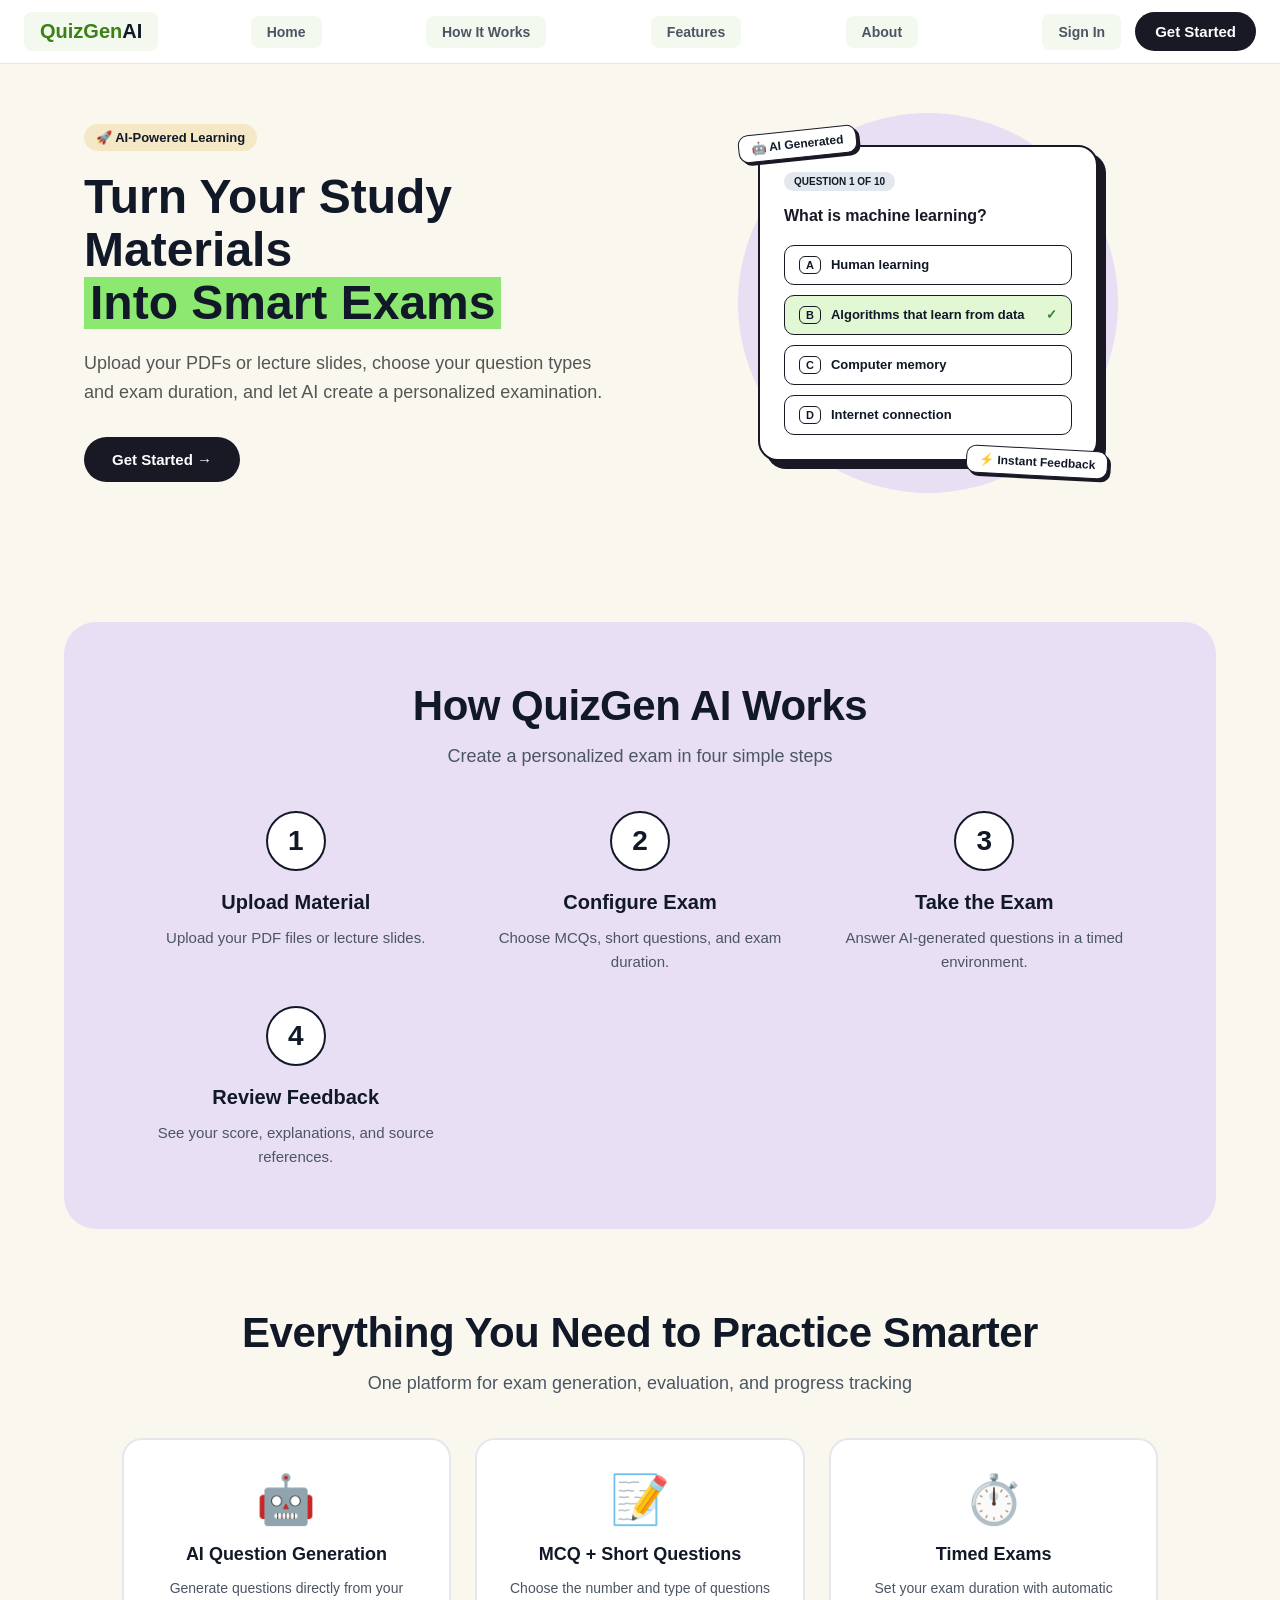
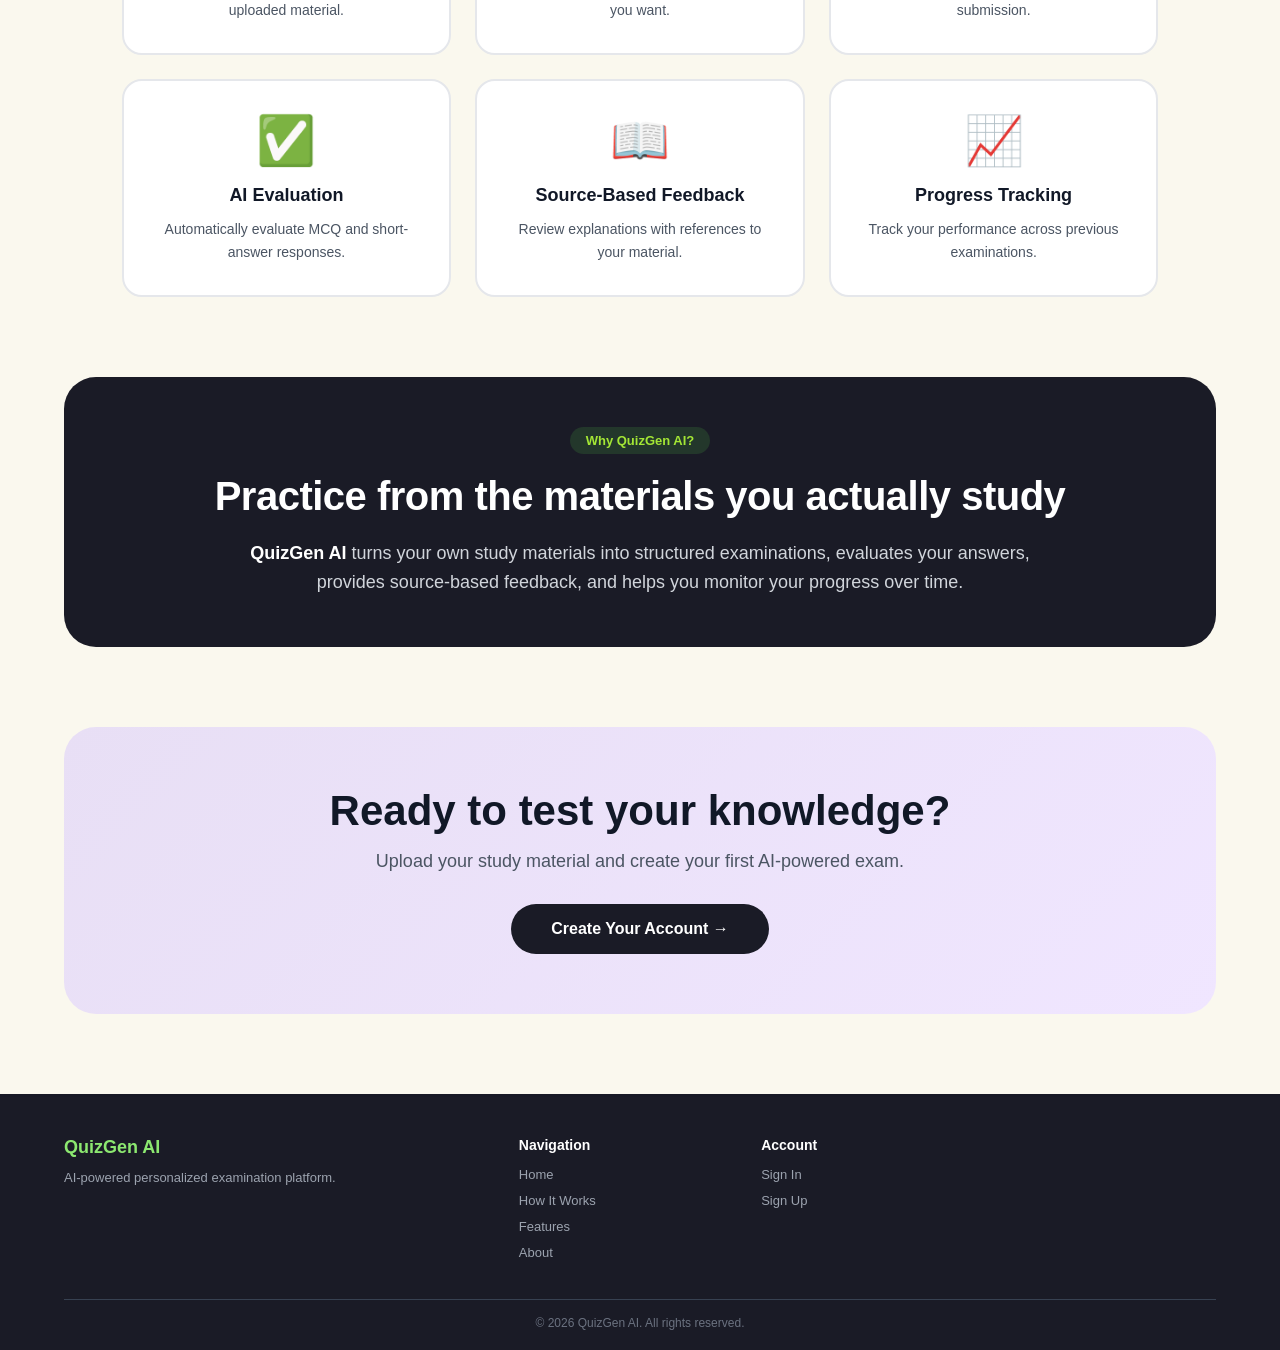
<file: index.html>
<!doctype html>
<html lang="en">
  <!-- Contains page metadata, browser settings, title, and shared styles -->
  <head>
    <!-- Defines the document character encoding -->
    <meta charset="UTF-8" />
    <!-- Makes the layout responsive on mobile and desktop screens -->
    <meta name="viewport" content="width=device-width, initial-scale=1.0" />

    <!-- Sets the text displayed in the browser tab -->
    <title>QuizGen AI - AI-Powered Exam Generator</title>

    <!-- Loads the main stylesheet used by the landing page -->
    <link rel="stylesheet" href="./assets/css/style.css" />
  </head>

  <!-- Contains all visible page content and the JavaScript connection -->
  <body>
    <!-- ================= NAVBAR ================= -->
    <header class="navbar">
      <!-- Brand logo that returns the user to the home section -->
      <a href="#home" class="logo">
        <span class="logo-green">QuizGen</span>
        <span class="logo-text">AI</span>
      </a>

      <!-- Navigation links that move to sections on the landing page -->
      <nav class="nav-links">
        <a href="#home" class="nav-btn">Home</a>
        <a href="#how-it-works" class="nav-btn">How It Works</a>
        <a href="#features" class="nav-btn">Features</a>
        <a href="#about" class="nav-btn">About</a>
      </nav>

      <!-- Authentication links that open the sign-in and sign-up pages -->
      <div class="auth-section">
        <a href="./pages/signin.html" class="nav-btn">Sign In</a>
        <a href="./pages/signup.html" class="cta-button">Get Started</a>
      </div>
    </header>

    <!-- ================= HERO ================= -->
    <!-- Wraps the main content sections of the landing page -->
    <main>
      <!-- Introduces the product with a message, sign-up action, and quiz preview -->
      <section id="home" class="hero-section">
        <!-- Contains the hero badge, heading, description, and primary action -->
        <div class="hero-content">
          <div class="badge">🚀 AI-Powered Learning</div>

          <!-- Displays the main message of the landing page -->
          <h1 class="hero-title">
            Turn Your Study Materials
            <span class="highlight">Into Smart Exams</span>
          </h1>

          <!-- Briefly explains how users create personalized examinations -->
          <p class="hero-description">
            Upload your PDFs or lecture slides, choose your question types and
            exam duration, and let AI create a personalized examination.
          </p>

          <!-- Sends new users to the account-registration page -->
          <a href="./pages/signup.html" class="cta-button"> Get Started → </a>
        </div>

        <!-- Demo Exam Card -->
        <!-- Displays a decorative preview of an AI-generated quiz -->
        <div class="hero-image-container">
          <!-- Creates the decorative circular background behind the quiz card -->
          <div class="circle-bg"></div>

          <!-- Groups the quiz preview and its floating status badges -->
          <div class="card-stack">
            <!-- Labels the preview as AI-generated content -->
            <div class="floating-badge badge-top">🤖 AI Generated</div>

            <!-- Shows a sample multiple-choice question and answer options -->
            <div class="quiz-card">
              <!-- Displays the sample question's position in the exam -->
              <span class="question-number"> QUESTION 1 OF 10 </span>

              <!-- Displays the sample question prompt -->
              <h3 class="question-text">What is machine learning?</h3>

              <!-- Groups all possible answers for the sample question -->
              <div class="options">
                <!-- Displays the first unselected answer option -->
                <div class="option">
                  <span class="opt-label">A</span>
                  Human learning
                </div>

                <!-- Displays the selected correct answer and check mark -->
                <div class="option selected">
                  <span class="opt-label">B</span>
                  Algorithms that learn from data
                  <span class="check">✓</span>
                </div>

                <!-- Displays the third unselected answer option -->
                <div class="option">
                  <span class="opt-label">C</span>
                  Computer memory
                </div>

                <!-- Displays the fourth unselected answer option -->
                <div class="option">
                  <span class="opt-label">D</span>
                  Internet connection
                </div>
              </div>
            </div>

            <!-- Highlights the instant-feedback capability -->
            <div class="floating-badge badge-bottom">⚡ Instant Feedback</div>
          </div>
        </div>
      </section>

      <!-- ================= HOW IT WORKS ================= -->
      <!-- Explains the complete exam-creation process in four steps -->
      <section id="how-it-works" class="how-it-works">
        <!-- Centers the workflow content and controls its maximum width -->
        <div class="section-container">
          <!-- Introduces the workflow section -->
          <h2 class="section-title">How QuizGen AI Works</h2>

          <!-- Summarizes the number and purpose of the workflow steps -->
          <p class="section-subtitle">
            Create a personalized exam in four simple steps
          </p>

          <!-- Arranges the four workflow cards in a responsive grid -->
          <div class="steps-grid">
            <!-- Step 1 explains how users provide their study material -->
            <div class="step-card">
              <div class="step-number">1</div>
              <h3>Upload Material</h3>
              <p>Upload your PDF files or lecture slides.</p>
            </div>

            <!-- Step 2 explains how users customize their examination -->
            <div class="step-card">
              <div class="step-number">2</div>
              <h3>Configure Exam</h3>
              <p>Choose MCQs, short questions, and exam duration.</p>
            </div>

            <!-- Step 3 explains the timed examination experience -->
            <div class="step-card">
              <div class="step-number">3</div>
              <h3>Take the Exam</h3>
              <p>Answer AI-generated questions in a timed environment.</p>
            </div>

            <!-- Step 4 explains the post-exam result and feedback review -->
            <div class="step-card">
              <div class="step-number">4</div>
              <h3>Review Feedback</h3>
              <p>See your score, explanations, and source references.</p>
            </div>
          </div>
        </div>
      </section>

      <!-- ================= FEATURES ================= -->
      <!-- Presents the main learning and examination features -->
      <section id="features" class="benefits-section">
        <!-- Centers the feature content and controls its maximum width -->
        <div class="section-container">
          <!-- Introduces the platform's feature collection -->
          <h2 class="section-title">Everything You Need to Practice Smarter</h2>

          <!-- Summarizes the platform's all-in-one learning purpose -->
          <p class="section-subtitle">
            One platform for exam generation, evaluation, and progress tracking
          </p>

          <!-- Arranges all feature cards in a responsive grid -->
          <div class="benefits-grid">
            <!-- Describes question generation from uploaded materials -->
            <div class="benefit-card">
              <div class="benefit-icon">🤖</div>
              <h3>AI Question Generation</h3>
              <p>Generate questions directly from your uploaded material.</p>
            </div>

            <!-- Describes support for multiple question formats -->
            <div class="benefit-card">
              <div class="benefit-icon">📝</div>
              <h3>MCQ + Short Questions</h3>
              <p>Choose the number and type of questions you want.</p>
            </div>

            <!-- Describes configurable timed exams and automatic submission -->
            <div class="benefit-card">
              <div class="benefit-icon">⏱️</div>
              <h3>Timed Exams</h3>
              <p>Set your exam duration with automatic submission.</p>
            </div>

            <!-- Describes automatic evaluation of submitted answers -->
            <div class="benefit-card">
              <div class="benefit-icon">✅</div>
              <h3>AI Evaluation</h3>
              <p>Automatically evaluate MCQ and short-answer responses.</p>
            </div>

            <!-- Describes explanations linked to the original material -->
            <div class="benefit-card">
              <div class="benefit-icon">📖</div>
              <h3>Source-Based Feedback</h3>
              <p>Review explanations with references to your material.</p>
            </div>

            <!-- Describes performance tracking across previous exams -->
            <div class="benefit-card">
              <div class="benefit-icon">📈</div>
              <h3>Progress Tracking</h3>
              <p>Track your performance across previous examinations.</p>
            </div>
          </div>
        </div>
      </section>

      <!-- ================= ABOUT ================= -->
      <!-- Explains the main value and purpose of QuizGen AI -->
      <section id="about" class="info-banner-section">
        <!-- Displays the about content inside a highlighted banner card -->
        <div class="info-banner-card">
          <!-- Introduces the reason for using the platform -->
          <div class="pill-badge pill-green">Why QuizGen AI?</div>

          <!-- States the platform's material-focused learning benefit -->
          <h2 class="banner-title">
            Practice from the materials you actually study
          </h2>

          <!-- Describes generation, evaluation, feedback, and progress tracking -->
          <p class="banner-description">
            <strong>QuizGen AI</strong> turns your own study materials into
            structured examinations, evaluates your answers, provides
            source-based feedback, and helps you monitor your progress over
            time.
          </p>
        </div>
      </section>

      <!-- ================= CTA ================= -->
      <!-- Encourages visitors to create an account and begin an exam -->
      <section class="cta-final-section">
        <!-- Centers the final call-to-action content -->
        <div class="section-container">
          <!-- Asks the visitor to take the next step -->
          <h2>Ready to test your knowledge?</h2>

          <!-- Briefly explains what the visitor can do after signing up -->
          <p>
            Upload your study material and create your first AI-powered exam.
          </p>

          <!-- Opens the registration page from the final call to action -->
          <a href="./pages/signup.html" class="cta-final-button">
            Create Your Account →
          </a>
        </div>
      </section>
    </main>

    <!-- ================= FOOTER ================= -->
    <!-- Provides branding, navigation, account links, and copyright details -->
    <footer class="simple-footer">
      <!-- Centers the footer content and controls its maximum width -->
      <div class="section-container">
        <!-- Groups the footer's brand and link columns -->
        <div class="simple-footer-content">
          <!-- Repeats the product name and short description -->
          <div class="simple-footer-brand">
            <h3>QuizGen AI</h3>
            <p>AI-powered personalized examination platform.</p>
          </div>

          <!-- Provides shortcuts to the landing-page sections -->
          <div class="simple-footer-links">
            <h4>Navigation</h4>

            <ul>
              <li><a href="#home">Home</a></li>
              <li><a href="#how-it-works">How It Works</a></li>
              <li><a href="#features">Features</a></li>
              <li><a href="#about">About</a></li>
            </ul>
          </div>

          <!-- Provides shortcuts to the account pages -->
          <div class="simple-footer-links">
            <h4>Account</h4>

            <ul>
              <li><a href="./pages/signin.html">Sign In</a></li>
              <li><a href="./pages/signup.html">Sign Up</a></li>
            </ul>
          </div>
        </div>

        <!-- Displays the project copyright notice -->
        <div class="simple-footer-bottom">
          <p>&copy; 2026 QuizGen AI. All rights reserved.</p>
        </div>
      </div>
    </footer>

    <!-- Loads the shared API helpers and landing-page interactions -->
    <script src="./assets/js/api.js"></script>
    <script src="./assets/js/main.js"></script>
  </body>
</html>
</file>
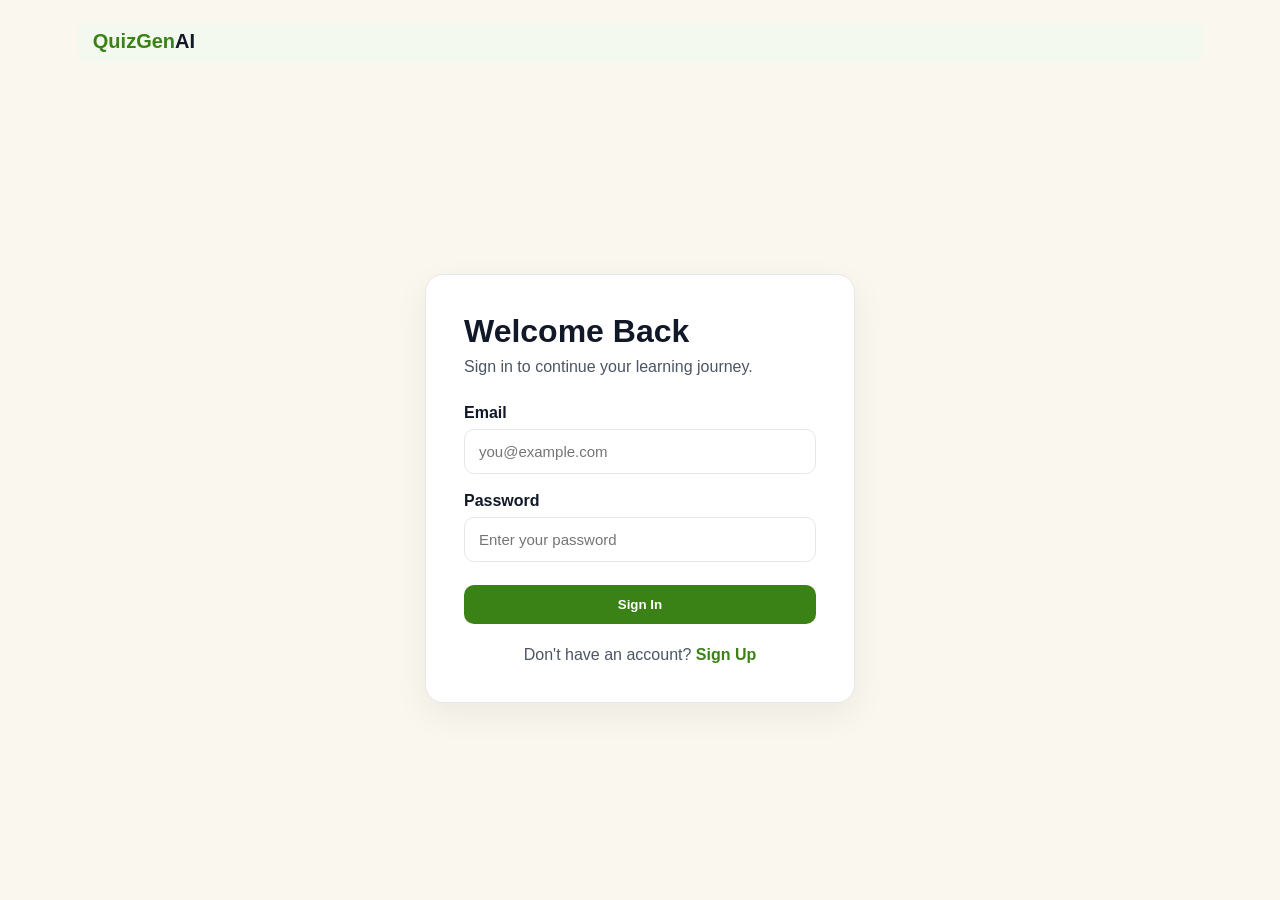
<file: pages/create-exam.html>
<!DOCTYPE html>
<html lang="en">

<head>
  <meta charset="UTF-8">
  <meta name="viewport" content="width=device-width, initial-scale=1.0">

  <title>Create Exam - QuizGen AI</title>

  <link rel="stylesheet" href="../assets/css/style.css">
  <link rel="stylesheet" href="../assets/css/create-exam.css">
</head>

<body>

  <!-- Navbar -->

  <header class="app-navbar">

    <a href="../index.html" class="logo">
      <span class="logo-green">QuizGen</span>
      <span class="logo-text">AI</span>
    </a>

<nav class="app-nav">

  <a href="../index.html">
    Home
  </a>

  <a href="dashboard.html">
    Dashboard
  </a>

  <a
    href="create-exam.html"
    class="active">
    Create Exam
  </a>

  <a href="profile.html">
    My Profile
  </a>

   </nav>

  </header>


  <main class="app-container">

    <div class="create-heading">

      <h1 class="page-title">Create New Exam</h1>

      <p class="page-subtitle">
        Upload your study material and customize your examination.
      </p>

    </div>


    <form id="examForm">

      <!-- Upload -->

      <section class="exam-card">

        <div class="step-label">STEP 1</div>

        <h2>Upload Study Material</h2>

        <div id="uploadArea" class="upload-area">

          <div class="upload-icon">📄</div>

          <h3>Drag & Drop your file here</h3>

          <p>PDF, PPT or PPTX</p>

          <label for="fileInput" class="secondary-btn">
            Browse File
          </label>

          <input
            type="file"
            id="fileInput"
            accept=".pdf,.pptx"
            hidden>

          <p id="fileName" class="file-name"></p>

        </div>

      </section>


      <!-- Configuration -->

      <section class="exam-card">

        <div class="step-label">STEP 2</div>

        <h2>Configure Examination</h2>


        <div class="config-grid">

          <div class="config-group">

            <label for="mcqCount">
              Number of MCQs
            </label>

            <input
              type="number"
              id="mcqCount"
              min="0"
              max="50"
              value="10">

          </div>


          <div class="config-group">

            <label for="shortCount">
              Number of Short Questions
            </label>

            <input
              type="number"
              id="shortCount"
              min="0"
              max="20"
              value="5">

          </div>


          <div class="config-group">

            <label for="duration">
              Exam Duration (minutes)
            </label>

            <input
              type="number"
              id="duration"
              min="5"
              max="180"
              value="30">

          </div>

        </div>

      </section>


      <!-- Summary -->

      <section class="exam-summary">

        <h2>Exam Summary</h2>

        <div class="summary-row">
          <span>MCQ Questions</span>
          <strong id="summaryMcq">10</strong>
        </div>

        <div class="summary-row">
          <span>Short Questions</span>
          <strong id="summaryShort">5</strong>
        </div>

        <div class="summary-row">
          <span>Total Questions</span>
          <strong id="summaryTotal">15</strong>
        </div>

        <div class="summary-row">
          <span>Duration</span>
          <strong>
            <span id="summaryDuration">30</span> min
          </strong>
        </div>

      </section>


      <p id="examMessage" class="exam-message"></p>

      <button type="submit" class="primary-btn generate-btn">
        Generate Exam →
      </button>

    </form>

  </main>


  <script src="../assets/js/api.js"></script>
  <script src="../assets/js/create-exam.js"></script>

</body>
</html>
</file>
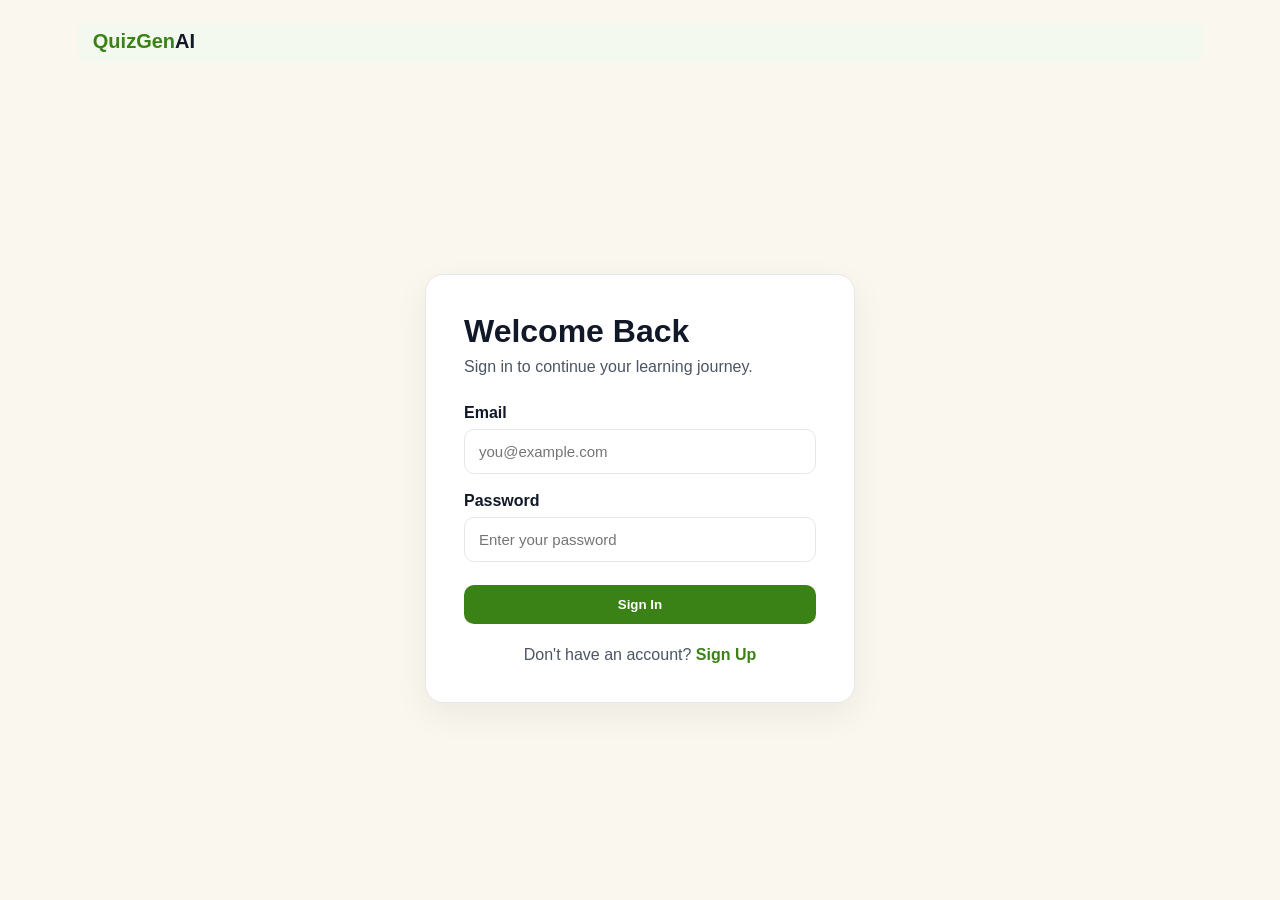
<file: pages/dashboard.html>
<!DOCTYPE html>
<html lang="en">

<head>
  <meta charset="UTF-8">
  <meta name="viewport" content="width=device-width, initial-scale=1.0">

  <title>Dashboard - QuizGen AI</title>

  <link rel="stylesheet" href="../assets/css/style.css">
  <link rel="stylesheet" href="../assets/css/dashboard.css">
</head>

<body>

  <!-- Navbar -->

  <header class="app-navbar">

    <a href="../index.html" class="logo">
      <span class="logo-green">QuizGen</span>
      <span class="logo-text">AI</span>
    </a>

  <nav class="app-nav">

  <a href="../index.html">Home</a>

  <a
    href="dashboard.html"
    class="active">
    Dashboard
  </a>

  <a href="create-exam.html">
    Create Exam
  </a>

  <a href="profile.html">
    My Profile
  </a>

  </nav>

  </header>


  <main class="app-container">

    <!-- Welcome -->

    <section class="dashboard-header">

      <div>
        <h1 class="page-title">
          Welcome back, <span id="userName">Student</span> 👋
        </h1>

        <p class="page-subtitle">
          Ready to test your knowledge?
        </p>
      </div>

      <a href="create-exam.html" class="primary-btn">
        + Create New Exam
      </a>

    </section>


    <!-- Statistics -->

    <section class="stats-grid">

      <div class="stat-card">
        <span>Total Exams</span>
        <strong id="totalExams">0</strong>
      </div>

      <div class="stat-card">
        <span>Average Score</span>
        <strong id="averageScore">0%</strong>
      </div>

      <div class="stat-card">
        <span>Best Score</span>
        <strong id="bestScore">0%</strong>
      </div>

    </section>


    <!-- Recent Exams -->

    <section class="recent-card">

      <div class="card-header">
        <h2>Recent Exams</h2>
        <span>Latest activity</span>
      </div>

      <div class="table-wrapper">

        <table>

          <thead>
            <tr>
              <th>Material</th>
              <th>Score</th>
              <th>Date</th>
              <th>Status</th>
            </tr>
          </thead>

          <tbody id="examTable"></tbody>

        </table>

      </div>

    </section>

  </main>


  <script src="../assets/js/api.js"></script>
  <script src="../assets/js/dashboard.js"></script>

</body>
</html>
</file>
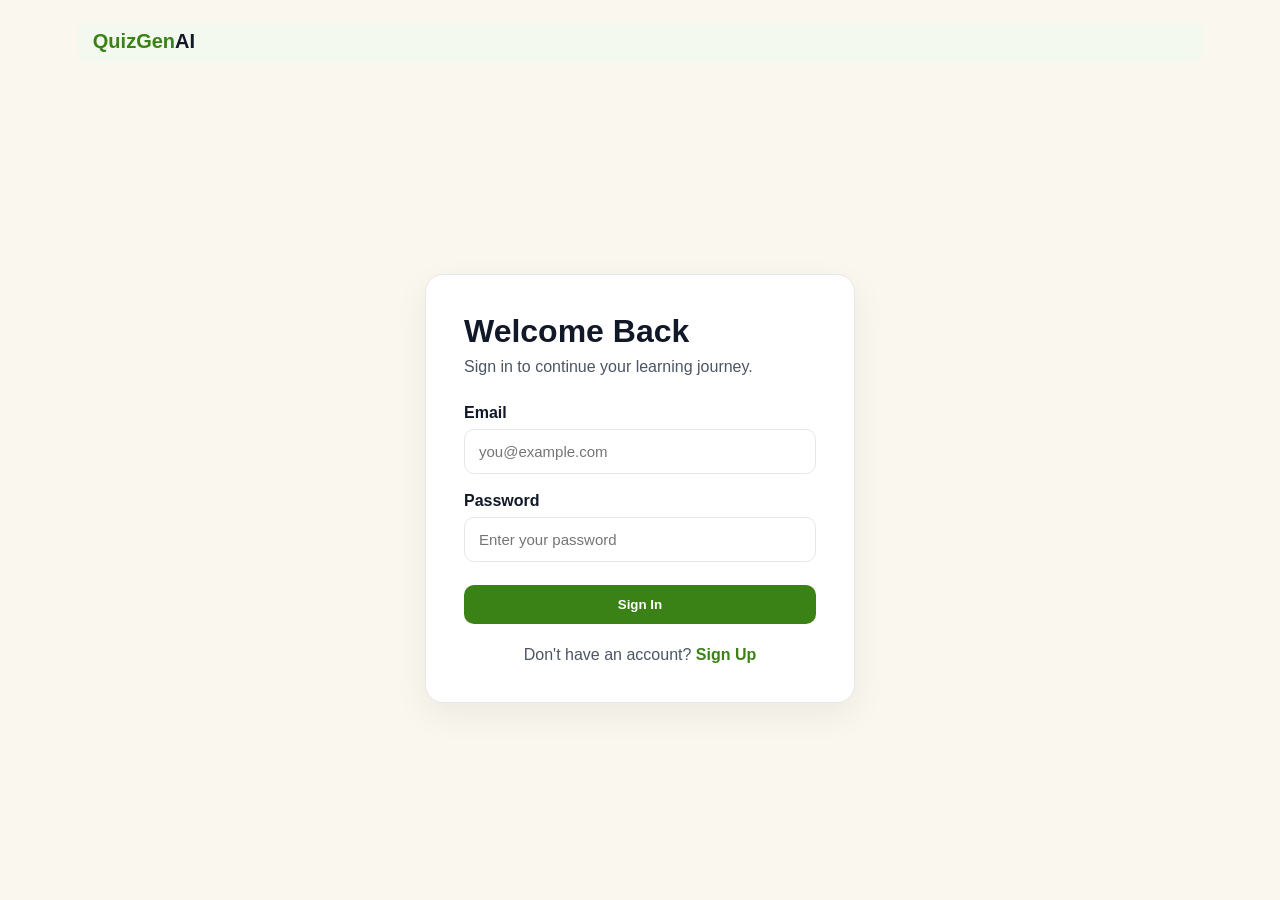
<file: pages/exam.html>
<!DOCTYPE html>
<html lang="en">

<head>
  <meta charset="UTF-8">
  <meta name="viewport" content="width=device-width, initial-scale=1.0">

  <title>Exam - QuizGen AI</title>

  <link rel="stylesheet" href="../assets/css/style.css">
  <link rel="stylesheet" href="../assets/css/exam.css">
</head>

<body>

  <!-- Navbar -->
  <header class="app-navbar">

    <a href="../index.html" class="logo">
      <span class="logo-green">QuizGen</span>
      <span class="logo-text">AI</span>
    </a>

    <nav class="app-nav">
      <a href="../index.html">Home</a>
      <a href="dashboard.html">Dashboard</a>
      <a href="create-exam.html">Create Exam</a>
      <a href="profile.html">My Profile</a>
    </nav>

  </header>


  <main class="app-container">

    <!-- Exam Top -->
    <section class="exam-top">

      <div>
        <h1 class="page-title">Your Exam</h1>
        <p id="materialName" class="page-subtitle">
          Study Material
        </p>
      </div>

      <div class="timer-box">
        <span>Time Left</span>
        <strong id="timer">30:00</strong>
      </div>

    </section>


    <div class="exam-layout">

      <!-- Question Area -->
      <section class="question-card">

        <div class="question-header">

          <span id="questionNumber">
            Question 1
          </span>

          <span id="questionType" class="question-type">
            MCQ
          </span>

        </div>


        <h2 id="questionText">
          Question will appear here.
        </h2>


        <div id="answerArea"></div>


        <div class="question-actions">

          <button
            type="button"
            id="prevBtn"
            class="secondary-btn">
            ← Previous
          </button>

          <button
            type="button"
            id="nextBtn"
            class="primary-btn">
            Next →
          </button>

        </div>

      </section>


      <!-- Question Navigator -->
      <aside class="question-sidebar">

        <h3>Questions</h3>

        <div
          id="questionNavigator"
          class="question-grid">
        </div>

        <button
          id="submitExamBtn"
          class="primary-btn submit-btn">
          Submit Exam
        </button>

      </aside>

    </div>

  </main>


  <script src="../assets/js/api.js"></script>
  <script src="../assets/js/exam.js"></script>

</body>
</html>
</file>
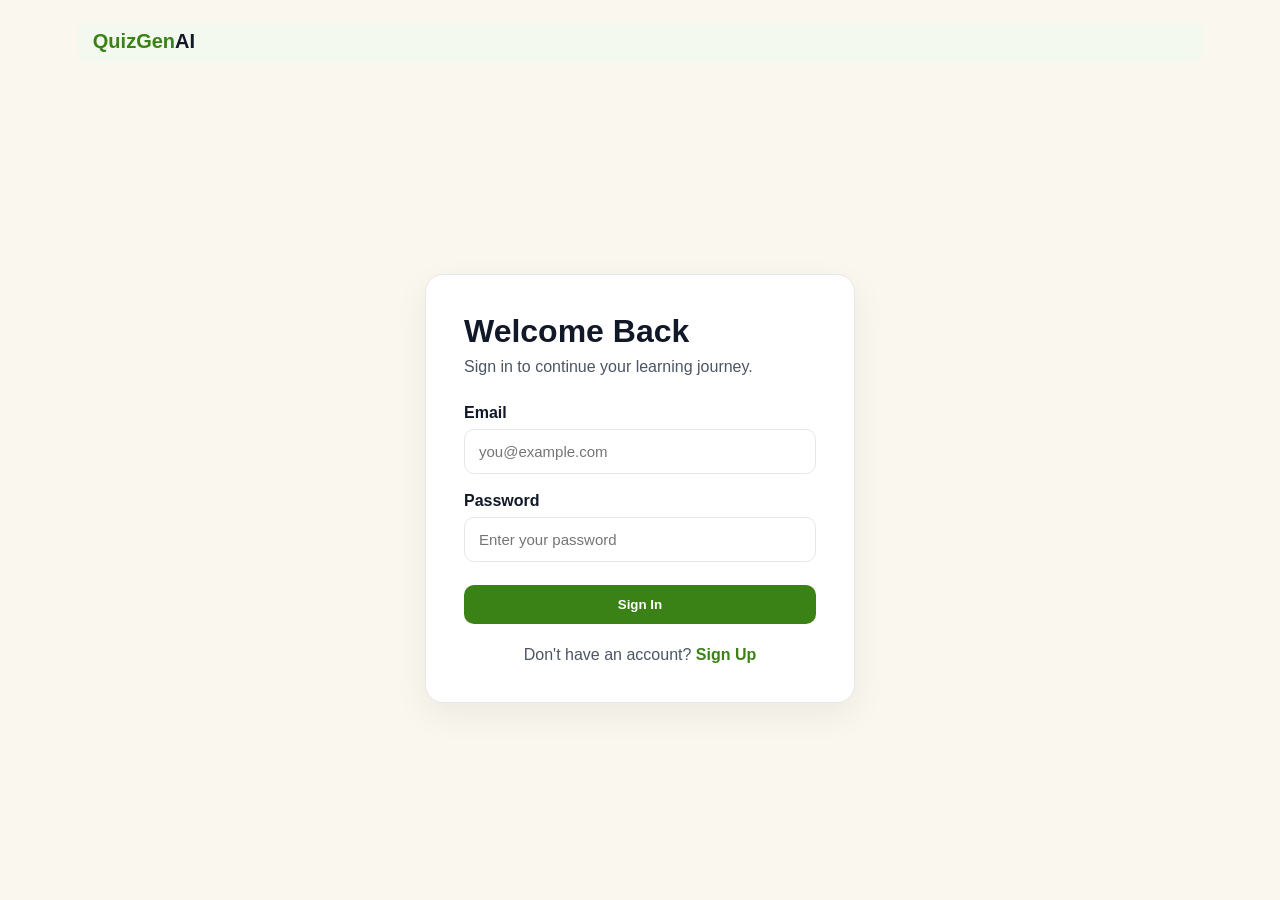
<file: pages/profile.html>
<!DOCTYPE html>
<html lang="en">

<head>
  <meta charset="UTF-8">
  <meta name="viewport" content="width=device-width, initial-scale=1.0">

  <title>My Profile - QuizGen AI</title>

  <link rel="stylesheet" href="../assets/css/style.css">
  <link rel="stylesheet" href="../assets/css/profile.css">
</head>

<body>

  <!-- Navbar -->
  <header class="app-navbar">

    <a href="../index.html" class="logo">
      <span class="logo-green">QuizGen</span>
      <span class="logo-text">AI</span>
    </a>

    <nav class="app-nav">
      <a href="../index.html">Home</a>
      <a href="dashboard.html">Dashboard</a>
      <a href="create-exam.html">Create Exam</a>
      <a href="profile.html" class="active">My Profile</a>

      <button
        id="logoutBtn"
        class="secondary-btn">
        Sign Out
      </button>
    </nav>

  </header>


  <main class="app-container">

    <div class="profile-heading">

      <h1 class="page-title">
        My Profile
      </h1>

      <p class="page-subtitle">
        Manage your information and track your learning progress.
      </p>

    </div>


    <!-- Tabs -->

    <div class="profile-tabs">

      <button
        class="profile-tab active"
        data-tab="personal">
        Personal Info
      </button>

      <button
        class="profile-tab"
        data-tab="progress">
        Progress
      </button>

      <button
        class="profile-tab"
        data-tab="history">
        Exam History
      </button>

    </div>


    <!-- Personal Info -->

    <section
      id="personal"
      class="profile-panel active">

      <div class="profile-card">

        <div class="avatar">
          S
        </div>

        <div>

          <h2 id="profileName">
            Student
          </h2>

          <p id="profileEmail">
            student@example.com
          </p>

        </div>

      </div>


      <div class="info-card">

        <h2>Personal Information</h2>

        <div class="info-row">
          <span>Full Name</span>
          <strong id="infoName">Student</strong>
        </div>

        <div class="info-row">
          <span>Email</span>
          <strong id="infoEmail">
            student@example.com
          </strong>
        </div>

        <div class="info-row">
          <span>Member Since</span>
          <strong id="memberSince">—</strong>
        </div>

      </div>

    </section>


    <!-- Progress -->

    <section
      id="progress"
      class="profile-panel">

      <div class="progress-stats">

        <div class="profile-stat-card">
          <span>Total Exams</span>
          <strong id="profileTotalExams">0</strong>
        </div>

        <div class="profile-stat-card">
          <span>Average Score</span>
          <strong id="profileAverage">0%</strong>
        </div>

        <div class="profile-stat-card">
          <span>Best Score</span>
          <strong id="profileBest">0%</strong>
        </div>

      </div>


      <div class="progress-card">

        <h2>Performance Over Time</h2>

        <div
          id="progressChart"
          class="progress-chart">
        </div>

      </div>

    </section>


    <!-- History -->

    <section
      id="history"
      class="profile-panel">

      <div class="history-card">

        <h2>Exam History</h2>

        <div class="table-wrapper">

          <table>

            <thead>
              <tr>
                <th>Material</th>
                <th>Score</th>
                <th>Date</th>
              </tr>
            </thead>

            <tbody id="historyTable">
            </tbody>

          </table>

        </div>

      </div>

    </section>

  </main>


  <script src="../assets/js/api.js"></script>
  <script src="../assets/js/profile.js"></script>

</body>
</html>
</file>
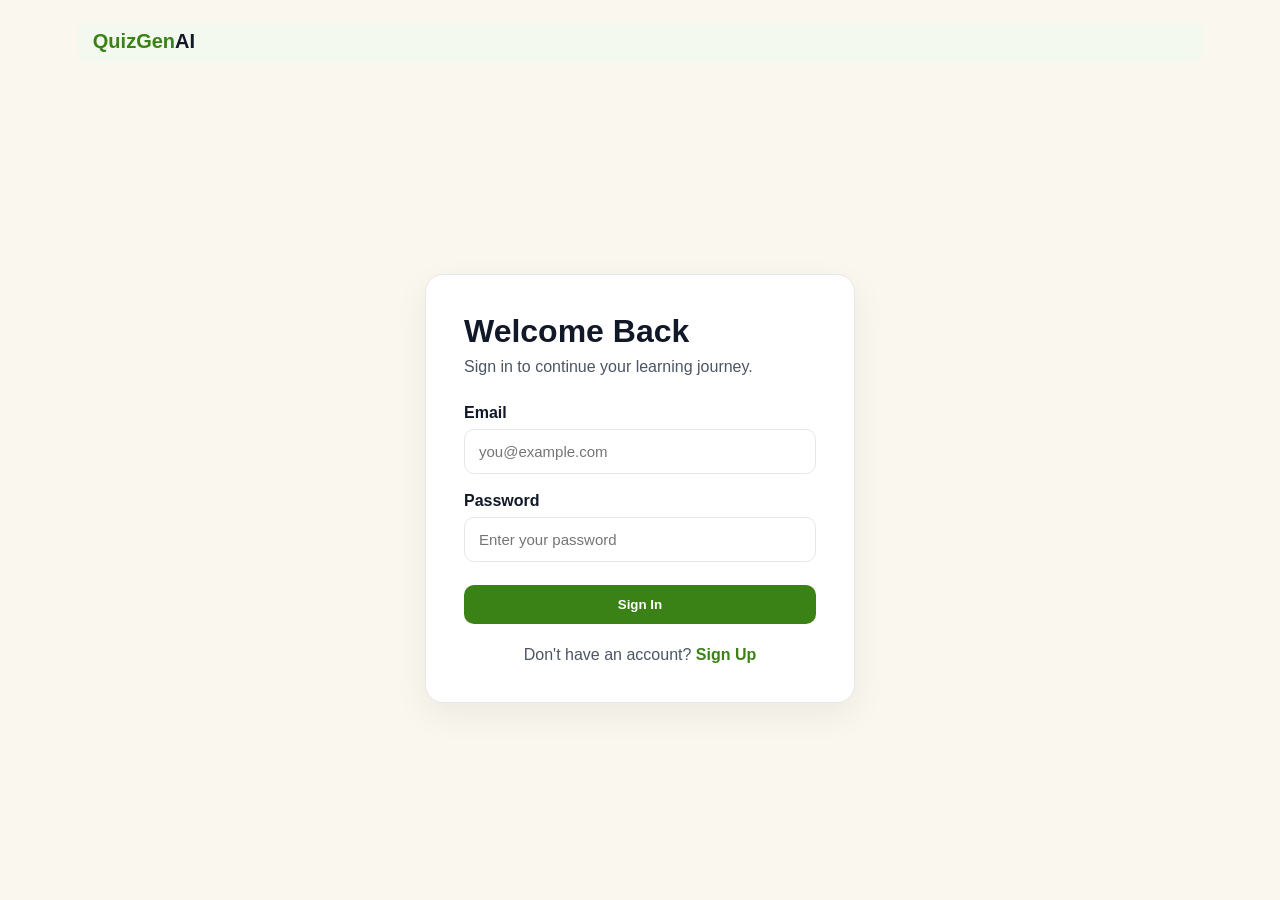
<file: pages/result.html>
<!DOCTYPE html>
<html lang="en">

<head>
  <meta charset="UTF-8">
  <meta name="viewport" content="width=device-width, initial-scale=1.0">

  <title>Exam Result - QuizGen AI</title>

  <link rel="stylesheet" href="../assets/css/style.css">
  <link rel="stylesheet" href="../assets/css/result.css">
</head>

<body>

  <!-- Navbar -->
  <header class="app-navbar">

    <a href="../index.html" class="logo">
      <span class="logo-green">QuizGen</span>
      <span class="logo-text">AI</span>
    </a>

    <nav class="app-nav">
      <a href="../index.html">Home</a>
      <a href="dashboard.html">Dashboard</a>
      <a href="create-exam.html">Create Exam</a>
      <a href="profile.html">My Profile</a>
    </nav>

  </header>


  <main class="app-container">

    <!-- Result Header -->
    <section class="result-header">

      <span class="result-icon">🎉</span>

      <h1>Exam Completed</h1>

      <p id="resultMaterial">
        Study Material
      </p>

    </section>


    <!-- Score Cards -->
    <section class="result-stats">

      <div class="result-stat-card score-card">
        <span>Score</span>
        <strong id="score">0%</strong>
      </div>

      <div class="result-stat-card">
        <span>Correct</span>
        <strong id="correctCount">0</strong>
      </div>

      <div class="result-stat-card">
        <span>Total Questions</span>
        <strong id="totalQuestions">0</strong>
      </div>

    </section>


    <!-- Review -->
    <section>

      <h2 class="review-title">
        Answer Review
      </h2>

      <div id="resultContainer"></div>

    </section>


    <!-- Actions -->
    <div class="result-actions">

      <a
        href="dashboard.html"
        class="secondary-btn">
        Dashboard
      </a>

      <a
        href="create-exam.html"
        class="primary-btn">
        Create Another Exam
      </a>

    </div>

  </main>


  <script src="../assets/js/api.js"></script>
  <script src="../assets/js/result.js"></script>

</body>
</html>
</file>
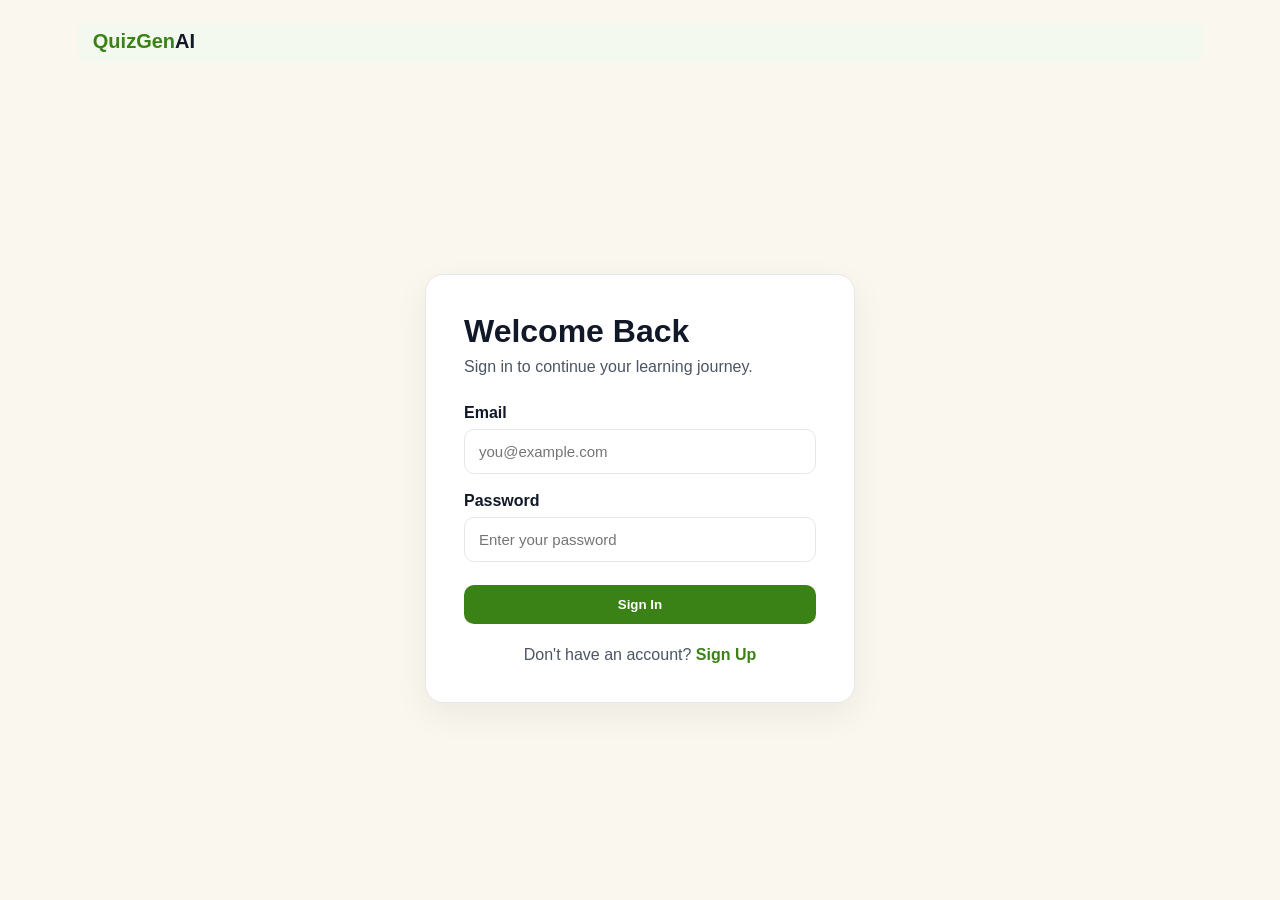
<file: pages/signin.html>
<!DOCTYPE html>
<html lang="en">

<head>
  <meta charset="UTF-8">
  <meta name="viewport" content="width=device-width, initial-scale=1.0">

  <title>Sign In - QuizGen AI</title>

  <link rel="stylesheet" href="../assets/css/style.css">
  <link rel="stylesheet" href="../assets/css/auth.css">
</head>

<body class="auth-page">

  <header class="auth-header">
    <a href="../index.html" class="logo">
      <span class="logo-green">QuizGen</span>
      <span class="logo-text">AI</span>
    </a>
  </header>

  <main class="auth-container">

    <div class="auth-card">

      <h1>Welcome Back</h1>
      <p>Sign in to continue your learning journey.</p>

      <form id="signinForm">

        <div class="form-group">
          <label for="signinEmail">Email</label>
          <input
            type="email"
            id="signinEmail"
            placeholder="you@example.com"
            required>
        </div>

        <div class="form-group">
          <label for="signinPassword">Password</label>
          <input
            type="password"
            id="signinPassword"
            placeholder="Enter your password"
            required>
        </div>

        <p id="formMessage" class="form-message"></p>

        <button type="submit" class="primary-btn auth-btn">
          Sign In
        </button>

      </form>

      <p class="auth-switch">
        Don't have an account?
        <a href="signup.html">Sign Up</a>
      </p>

    </div>

  </main>

  <script src="../assets/js/api.js"></script>
  <script src="../assets/js/auth.js"></script>

</body>
</html>
</file>
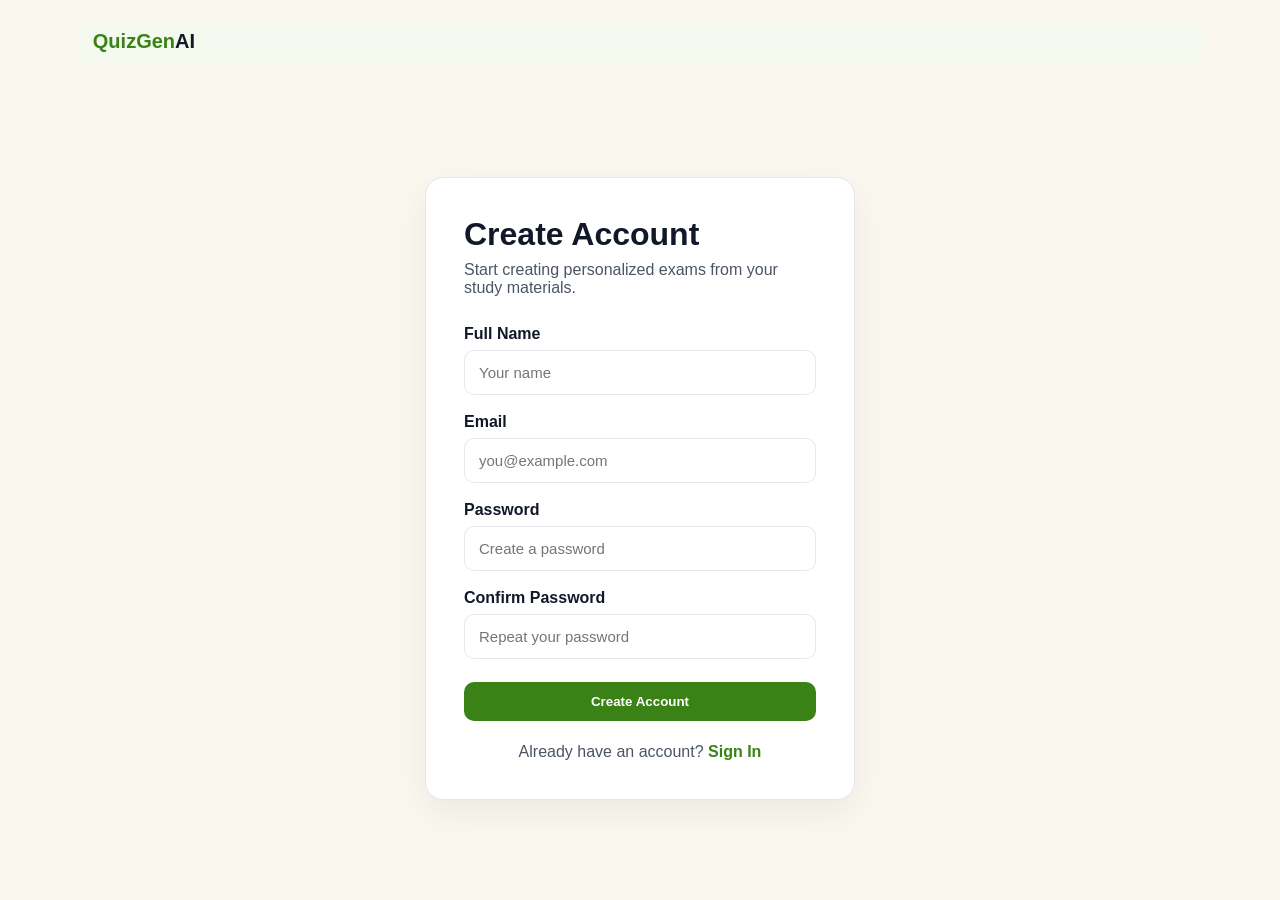
<file: pages/signup.html>
<!DOCTYPE html>
<html lang="en">

<head>
  <meta charset="UTF-8">
  <meta name="viewport" content="width=device-width, initial-scale=1.0">

  <title>Sign Up - QuizGen AI</title>

  <link rel="stylesheet" href="../assets/css/style.css">
  <link rel="stylesheet" href="../assets/css/auth.css">
</head>

<body class="auth-page">

  <header class="auth-header">
    <a href="../index.html" class="logo">
      <span class="logo-green">QuizGen</span>
      <span class="logo-text">AI</span>
    </a>
  </header>

  <main class="auth-container">

    <div class="auth-card">

      <h1>Create Account</h1>
      <p>Start creating personalized exams from your study materials.</p>

      <form id="signupForm">

        <div class="form-group">
          <label for="fullName">Full Name</label>
          <input
            type="text"
            id="fullName"
            placeholder="Your name"
            required>
        </div>

        <div class="form-group">
          <label for="signupEmail">Email</label>
          <input
            type="email"
            id="signupEmail"
            placeholder="you@example.com"
            required>
        </div>

        <div class="form-group">
          <label for="signupPassword">Password</label>
          <input
            type="password"
            id="signupPassword"
            placeholder="Create a password"
            minlength="6"
            required>
        </div>

        <div class="form-group">
          <label for="confirmPassword">Confirm Password</label>
          <input
            type="password"
            id="confirmPassword"
            placeholder="Repeat your password"
            minlength="6"
            required>
        </div>

        <p id="formMessage" class="form-message"></p>

        <button type="submit" class="primary-btn auth-btn">
          Create Account
        </button>

      </form>

      <p class="auth-switch">
        Already have an account?
        <a href="signin.html">Sign In</a>
      </p>

    </div>

  </main>

  <script src="../assets/js/api.js"></script>
  <script src="../assets/js/auth.js"></script>

</body>
</html>
</file>
<file: assets/css/style.css>
/* --- Reset & Global Styles --- */
* {
  margin: 0;
  padding: 0;
  box-sizing: border-box;
  font-family: 'Inter', -apple-system, BlinkMacSystemFont, "Segoe UI", Roboto, Helvetica, Arial, sans-serif;
}

:root {
  --primary-green: #3b8216;
  --light-green: #e8f7d9;
  --pastel-purple: #e8dff5;
  --dark-bg: #1a1b26;
  --white: #ffffff;
  --text-dark: #111827;
  --text-gray: #4b5563;
  --border-color: #e5e7eb;
  --highlight-green: #8CE870;
  --warning-red: #dc2626;
}

html {
  scroll-behavior: smooth;
}

body {
  background-color: #FAF8EE;
  min-height: 100vh;
  color: var(--text-dark);
}

.section-container {
  max-width: 1200px;
  width: 90%;
  margin: 0 auto;
}

/* --- Header / Navbar Styles --- */
.navbar {
  display: flex;
  align-items: center;
  justify-content: space-between;
  padding: 12px 24px;
  background-color: var(--white);
  border-bottom: 1px solid var(--border-color);
  position: sticky;
  top: 0;
  z-index: 100;
}

.logo {
  display: flex;
  align-items: center;
  text-decoration: none;
  background-color: #f3f9ee;
  padding: 8px 16px;
  border-radius: 8px;
  font-size: 20px;
  font-weight: 700;
}

.logo-green {
  color: var(--primary-green);
}

.logo-text {
  color: var(--text-dark);
}

.nav-links {
  display: flex;
  gap: 12px;
  margin-left: auto;
  margin-right: 12px;
  width: 75%;
  justify-content: space-evenly;
}

.nav-btn {
  text-decoration: none;
  color: var(--text-gray);
  background-color: #f3f9ee;
  padding: 8px 16px;
  border-radius: 8px;
  font-size: 14px;
  font-weight: 600;
  transition: background-color 0.2s ease;
  cursor: pointer;
}

.nav-btn:hover {
  background-color: #e5f2dc;
}

.auth-section {
  position: relative;
}

.profile-btn {
  display: flex;
  align-items: center;
  justify-content: center;
  width: 40px;
  height: 40px;
  background-color: #f3f9ee;
  border: none;
  border-radius: 8px;
  cursor: pointer;
  transition: background-color 0.2s ease;
}

.profile-btn:hover {
  background-color: #e5f2dc;
}

.profile-icon {
  width: 20px;
  height: 20px;
  color: #374151;
}

/* --- Profile Menu Dropdown --- */
.profile-menu {
  position: absolute;
  top: 50px;
  right: 0;
  background-color: var(--white);
  border: 1.5px solid var(--border-color);
  border-radius: 12px;
  width: 280px;
  box-shadow: 0 4px 12px rgba(0, 0, 0, 0.1);
  display: none;
  z-index: 200;
}

.profile-menu.active {
  display: block;
  animation: slideDown 0.2s ease;
}

@keyframes slideDown {
  from {
    opacity: 0;
    transform: translateY(-10px);
  }
  to {
    opacity: 1;
    transform: translateY(0);
  }
}

.profile-header {
  display: flex;
  align-items: center;
  gap: 12px;
  padding: 16px;
}

.profile-avatar {
  width: 44px;
  height: 44px;
  border-radius: 50%;
  background-color: var(--light-green);
  border: 2px solid var(--primary-green);
  display: flex;
  align-items: center;
  justify-content: center;
  font-weight: 700;
  color: var(--primary-green);
}

.profile-info p {
  margin: 2px 0;
}

.profile-name {
  font-weight: 600;
  color: var(--text-dark);
  font-size: 14px;
}

.profile-email {
  color: #6b7280;
  font-size: 12px;
}

.menu-divider {
  border: none;
  border-top: 1px solid var(--border-color);
  margin: 0;
}

.menu-item {
  display: block;
  padding: 12px 16px;
  color: var(--text-gray);
  text-decoration: none;
  font-size: 14px;
  transition: background-color 0.2s ease;
}

.menu-item:hover {
  background-color: #f9fafb;
  color: var(--text-dark);
}

.menu-item.logout {
  color: var(--warning-red);
}

.menu-item.logout:hover {
  background-color: #fee2e2;
}

/* --- Hero Section Styles --- */
.hero-section {
  display: flex;
  align-items: center;
  justify-content: space-between;
  max-width: 1200px;
  width: 90%;
  margin: 0 auto;
  padding: 60px 20px;
  gap: 40px;
}

.hero-content {
  flex: 1;
  max-width: 550px;
}

.badge {
  display: inline-block;
  background-color: #F5E8C7;
  padding: 6px 12px;
  border-radius: 20px;
  font-size: 13px;
  font-weight: 600;
  margin-bottom: 20px;
}

.hero-title {
  font-size: 48px;
  font-weight: 800;
  color: var(--text-dark);
  line-height: 1.1;
  margin-bottom: 20px;
}

.highlight {
  background-color: var(--highlight-green);
  padding: 0 6px;
  display: inline-block;
}

.hero-description {
  font-size: 18px;
  color: #555;
  line-height: 1.6;
  margin-bottom: 30px;
}

.cta-button {
  display: inline-block;
  background-color: #181925;
  color: var(--white);
  padding: 14px 28px;
  border-radius: 30px;
  text-decoration: none;
  font-weight: 600;
  font-size: 15px;
  transition: background-color 0.2s ease;
}

.cta-button:hover {
  background-color: #2d2e3a;
}

/* --- Hero Image & Quiz Card Styles --- */
.hero-image-container {
  flex: 1;
  position: relative;
  display: flex;
  justify-content: center;
  align-items: center;
}

.circle-bg {
  position: absolute;
  width: 380px;
  height: 380px;
  background-color: var(--pastel-purple);
  border-radius: 50%;
  z-index: 1;
}

.card-stack {
  position: relative;
  z-index: 2;
  width: 340px;
}

.quiz-card {
  background-color: var(--white);
  border: 2px solid #181925;
  border-radius: 20px;
  padding: 24px;
  box-shadow: 8px 8px 0px #181925;
}

.question-number {
  display: inline-block;
  background-color: #E3E8EE;
  font-size: 10px;
  font-weight: 700;
  padding: 4px 10px;
  border-radius: 12px;
  margin-bottom: 16px;
}

.question-text {
  font-size: 16px;
  font-weight: 700;
  color: #181925;
  margin-bottom: 20px;
}

.options {
  display: flex;
  flex-direction: column;
  gap: 10px;
}

.option {
  border: 1.5px solid #181925;
  border-radius: 10px;
  padding: 10px 14px;
  font-size: 13px;
  font-weight: 600;
  display: flex;
  align-items: center;
  gap: 10px;
  background-color: var(--white);
}

.option.selected {
  background-color: #E2F8D5;
}

.opt-label {
  border: 1px solid #181925;
  border-radius: 6px;
  padding: 2px 6px;
  font-size: 11px;
}

.check {
  margin-left: auto;
  color: #2E7D32;
  font-weight: bold;
}

.floating-badge {
  position: absolute;
  background-color: var(--white);
  border: 1.5px solid #181925;
  padding: 6px 12px;
  border-radius: 10px;
  font-size: 12px;
  font-weight: 700;
  box-shadow: 3px 3px 0px #181925;
  z-index: 3;
}

.badge-top {
  top: -15px;
  left: -20px;
  transform: rotate(-6deg);
}

.badge-bottom {
  bottom: -15px;
  right: -10px;
  transform: rotate(3deg);
}

/* --- Shared Badge Styles --- */
.pill-badge {
  display: inline-block;
  padding: 6px 16px;
  border-radius: 20px;
  font-size: 13px;
  font-weight: 600;
}

.pill-green {
  background-color: #23372b;
  color: #a3e635;
}

/* --- Section Titles --- */
.section-title {
  font-size: 42px;
  font-weight: 800;
  color: var(--text-dark);
  text-align: center;
  margin-bottom: 12px;
  letter-spacing: -0.5px;
}

.section-subtitle {
  font-size: 18px;
  color: var(--text-gray);
  text-align: center;
  margin-bottom: 40px;
  line-height: 1.6;
}

/* --- How It Works Section --- */
.how-it-works {
  max-width: 1200px;
  width: 90%;
  margin: 80px auto;
  padding: 60px 20px;
  background-color: var(--pastel-purple);
  border-radius: 32px;
}

.steps-grid {
  display: grid;
  grid-template-columns: repeat(auto-fit, minmax(280px, 1fr));
  gap: 32px;
  margin-top: 40px;
}

.step-card {
  text-align: center;
}

.step-number {
  display: inline-flex;
  align-items: center;
  justify-content: center;
  width: 60px;
  height: 60px;
  background-color: var(--white);
  border: 2px solid var(--text-dark);
  border-radius: 50%;
  font-size: 28px;
  font-weight: 800;
  color: var(--text-dark);
  margin-bottom: 20px;
}

.step-card h3 {
  font-size: 20px;
  font-weight: 700;
  color: var(--text-dark);
  margin-bottom: 12px;
}

.step-card p {
  font-size: 15px;
  color: var(--text-gray);
  line-height: 1.6;
}

/* --- Benefits Section --- */
.benefits-section {
  max-width: 1200px;
  width: 90%;
  margin: 80px auto;
}

.benefits-grid {
  display: grid;
  grid-template-columns: repeat(auto-fit, minmax(320px, 1fr));
  gap: 24px;
}

.benefit-card {
  background-color: var(--white);
  padding: 32px;
  border-radius: 20px;
  border: 2px solid var(--border-color);
  text-align: center;
  transition: all 0.3s ease;
}

.benefit-card:hover {
  border-color: var(--primary-green);
  box-shadow: 0 8px 24px rgba(59, 130, 22, 0.1);
  transform: translateY(-4px);
}

.benefit-icon {
  font-size: 48px;
  margin-bottom: 16px;
}

.benefit-card h3 {
  font-size: 18px;
  font-weight: 700;
  color: var(--text-dark);
  margin-bottom: 12px;
}

.benefit-card p {
  font-size: 14px;
  color: var(--text-gray);
  line-height: 1.6;
}

/* --- Colorful Box Feature Sections --- */
.feature-section {
  max-width: 1200px;
  width: 90%;
  margin: 80px auto;
  scroll-margin-top: 80px;
}

.box-section {
  border-radius: 32px;
  padding: 50px 40px;
  border: 2.5px solid #181925;
  box-shadow: 8px 8px 0px #181925;
}

/* Colored Container Themes */
.blue-box {
  background-color: #EBF3FE;
}

.peach-box {
  background-color: #FFF2E8;
}

.green-box {
  background-color: #EBF8EE;
}

.feature-container {
  display: flex;
  gap: 60px;
  align-items: flex-start;
}

.feature-content {
  flex: 1;
  min-width: 350px;
}

.feature-title {
  font-size: 36px;
  font-weight: 800;
  color: var(--text-dark);
  margin-bottom: 16px;
  letter-spacing: -0.5px;
}

.feature-description {
  font-size: 16px;
  color: var(--text-gray);
  line-height: 1.6;
  margin-bottom: 32px;
}

.feature-features {
  display: flex;
  flex-direction: column;
  gap: 16px;
  margin-bottom: 32px;
}

.feature-item {
  display: flex;
  align-items: center;
  gap: 12px;
  font-size: 15px;
  color: var(--text-dark);
  font-weight: 500;
}

.feature-icon {
  font-size: 24px;
}

/* --- Upload Section --- */
.upload-section {
  margin-top: 24px;
}

.upload-box {
  display: flex;
  flex-direction: column;
  align-items: center;
  justify-content: center;
  padding: 32px 24px;
  border: 2px dashed #181925;
  border-radius: 16px;
  background-color: var(--white);
  cursor: pointer;
  transition: all 0.2s ease;
}

.upload-box:hover {
  background-color: #f3f9ee;
  border-color: var(--primary-green);
}

.upload-box svg {
  color: var(--primary-green);
  margin-bottom: 12px;
}

.upload-box p {
  font-size: 15px;
  font-weight: 600;
  color: var(--text-dark);
  margin: 0;
}

.upload-hint {
  font-size: 13px;
  color: #6b7280;
  margin-top: 4px;
}

/* --- Demo Sections --- */
.demo-section {
  flex: 1;
  min-width: 350px;
}

.demo-title {
  font-size: 18px;
  font-weight: 700;
  color: var(--text-dark);
  margin-bottom: 20px;
}

/* --- Test Demo --- */
.test-demo {
  background-color: #dbeafe;
  padding: 32px;
  border-radius: 20px;
  border: 2px solid #181925;
}

.test-card {
  background-color: var(--white);
  padding: 24px;
  border-radius: 16px;
}

.test-header {
  display: flex;
  justify-content: space-between;
  margin-bottom: 24px;
  font-size: 13px;
  font-weight: 600;
  color: #6b7280;
}

.test-progress {
  background-color: #e0e7ff;
  padding: 4px 12px;
  border-radius: 12px;
}

.test-timer {
  background-color: #fee2e2;
  padding: 4px 12px;
  border-radius: 12px;
  color: var(--warning-red);
}

.test-question {
  font-size: 16px;
  font-weight: 700;
  color: var(--text-dark);
  margin-bottom: 20px;
}

.test-options {
  display: flex;
  flex-direction: column;
  gap: 12px;
  margin-bottom: 24px;
}

.test-option {
  display: flex;
  align-items: center;
  gap: 12px;
}

.test-option input[type="radio"] {
  width: 18px;
  height: 18px;
  cursor: pointer;
  accent-color: var(--primary-green);
}

.test-option label {
  font-size: 15px;
  color: var(--text-dark);
  cursor: pointer;
}

.next-btn {
  width: 100%;
  padding: 12px;
  background-color: #181925;
  color: var(--white);
  border: none;
  border-radius: 10px;
  font-weight: 600;
  cursor: pointer;
  transition: background-color 0.2s ease;
}

.next-btn:hover {
  background-color: #2d2e3a;
}

/* --- Quiz Demo --- */
.quiz-demo {
  background-color: #fde8db;
  padding: 32px;
  border-radius: 20px;
  border: 2px solid #181925;
}

.quiz-demo-card {
  background-color: var(--white);
  padding: 24px;
  border-radius: 16px;
  border: 2px solid #181925;
}

.quiz-progress {
  display: inline-block;
  background-color: #E3E8EE;
  font-size: 12px;
  font-weight: 700;
  padding: 4px 12px;
  border-radius: 12px;
  margin-bottom: 16px;
}

.quiz-question {
  font-size: 16px;
  font-weight: 700;
  color: #181925;
  margin-bottom: 20px;
}

.quiz-options {
  display: flex;
  flex-direction: column;
  gap: 10px;
  margin-bottom: 16px;
}

.quiz-option {
  border: 1.5px solid #181925;
  border-radius: 10px;
  padding: 12px 14px;
  font-size: 14px;
  display: flex;
  align-items: center;
  gap: 10px;
  background-color: var(--white);
  transition: background-color 0.2s ease;
}

.quiz-option:hover {
  background-color: #f9fafb;
}

.quiz-option.selected {
  background-color: #E2F8D5;
  border-color: #2E7D32;
}

.quiz-opt-label {
  border: 1px solid #181925;
  border-radius: 6px;
  padding: 2px 6px;
  font-size: 12px;
  font-weight: 600;
}

.quiz-check {
  margin-left: auto;
  color: #2E7D32;
  font-weight: bold;
}

.quiz-feedback {
  padding: 12px;
  background-color: #dcfce7;
  border-left: 3px solid #2E7D32;
  border-radius: 6px;
  color: #15803d;
  font-size: 14px;
  font-weight: 500;
}

/* --- Flashcard Demo --- */
.flashcard-demo {
  background-color: var(--light-green);
  padding: 32px;
  border-radius: 20px;
  border: 2px solid #181925;
  display: flex;
  flex-direction: column;
  justify-content: center;
}

.flashcard-container {
  display: flex;
  flex-direction: column;
  align-items: center;
  gap: 24px;
}

.flashcard {
  width: 100%;
  min-height: 200px;
  cursor: pointer;
  perspective: 1000px;
}

.flashcard-inner {
  position: relative;
  width: 100%;
  height: 100%;
  transition: transform 0.6s;
  transform-style: preserve-3d;
  min-height: 200px;
}

.flashcard.flipped .flashcard-inner {
  transform: rotateY(180deg);
}

.flashcard-front,
.flashcard-back {
  position: absolute;
  width: 100%;
  height: 100%;
  backface-visibility: hidden;
  display: flex;
  align-items: center;
  justify-content: center;
  border: 2px solid #181925;
  border-radius: 16px;
  padding: 24px;
  text-align: center;
  font-weight: 600;
}

.flashcard-front {
  background-color: var(--white);
  color: #181925;
}

.flashcard-back {
  background-color: var(--primary-green);
  color: var(--white);
  transform: rotateY(180deg);
  font-size: 15px;
  line-height: 1.6;
}

.flashcard-front p,
.flashcard-back p {
  font-size: 15px;
  margin: 0;
}

.flashcard-controls {
  display: flex;
  align-items: center;
  justify-content: center;
  gap: 20px;
  width: 100%;
}

.card-btn {
  padding: 8px 16px;
  background-color: #181925;
  color: var(--white);
  border: none;
  border-radius: 8px;
  font-weight: 600;
  font-size: 13px;
  cursor: pointer;
  transition: background-color 0.2s ease;
}

.card-btn:hover {
  background-color: #2d2e3a;
}

.card-counter {
  font-size: 13px;
  font-weight: 600;
  color: var(--text-gray);
  min-width: 100px;
  text-align: center;
}

/* --- Use Cases Section --- */
.use-cases {
  max-width: 1200px;
  width: 90%;
  margin: 80px auto;
}

.use-cases-grid {
  display: grid;
  grid-template-columns: repeat(auto-fit, minmax(300px, 1fr));
  gap: 24px;
}

.use-case-card {
  background-color: var(--white);
  padding: 28px;
  border-radius: 20px;
  border: 2px solid var(--border-color);
  transition: all 0.3s ease;
}

.use-case-card:hover {
  border-color: var(--primary-green);
  box-shadow: 0 8px 24px rgba(59, 130, 22, 0.1);
}

.use-case-icon {
  font-size: 42px;
  display: block;
  margin-bottom: 16px;
}

.use-case-card h3 {
  font-size: 18px;
  font-weight: 700;
  color: var(--text-dark);
  margin-bottom: 12px;
}

.use-case-card p {
  font-size: 14px;
  color: var(--text-gray);
  line-height: 1.6;
  margin-bottom: 16px;
}

.use-case-link {
  color: var(--primary-green);
  text-decoration: none;
  font-weight: 600;
  font-size: 14px;
  transition: opacity 0.2s ease;
}

.use-case-link:hover {
  opacity: 0.8;
  text-decoration: underline;
}

/* --- Stats Section --- */
.stats-section {
  max-width: 1200px;
  width: 90%;
  margin: 80px auto;
  padding: 60px 20px;
  background-color: var(--dark-bg);
  border-radius: 32px;
}

.stats-grid {
  display: grid;
  grid-template-columns: repeat(auto-fit, minmax(200px, 1fr));
  gap: 32px;
}

.stat-card {
  text-align: center;
  color: var(--white);
}

.stat-number {
  font-size: 42px;
  font-weight: 800;
  color: var(--highlight-green);
  margin-bottom: 8px;
}

.stat-label {
  font-size: 16px;
  color: #d1d5db;
  font-weight: 500;
}

/* --- Info Banner Section --- */
.info-banner-section {
  max-width: 1200px;
  width: 90%;
  margin: 80px auto;
}

.info-banner-card {
  background-color: var(--dark-bg);
  border-radius: 32px;
  padding: 50px 40px;
  text-align: center;
  color: var(--white);
}

.banner-title {
  font-size: 40px;
  font-weight: 800;
  margin: 20px 0;
  letter-spacing: -0.5px;
}

.banner-description {
  font-size: 18px;
  line-height: 1.6;
  color: #d1d5db;
  max-width: 800px;
  margin: 0 auto;
  font-weight: 400;
}

.banner-description strong {
  color: var(--white);
}

/* --- FAQ Section --- */
.faq-section {
  max-width: 1200px;
  width: 90%;
  margin: 80px auto;
}

.faq-grid {
  display: grid;
  grid-template-columns: repeat(auto-fit, minmax(350px, 1fr));
  gap: 20px;
  margin-top: 40px;
}

.faq-item {
  background-color: var(--white);
  border: 2px solid var(--border-color);
  border-radius: 16px;
  overflow: hidden;
  transition: all 0.3s ease;
}

.faq-item:hover {
  border-color: var(--primary-green);
  box-shadow: 0 4px 12px rgba(59, 130, 22, 0.1);
}

.faq-question {
  width: 100%;
  padding: 20px;
  background-color: var(--white);
  border: none;
  cursor: pointer;
  font-size: 15px;
  font-weight: 600;
  color: var(--text-dark);
  display: flex;
  justify-content: space-between;
  align-items: center;
  transition: background-color 0.2s ease;
}

.faq-question:hover {
  background-color: #f9fafb;
}

.faq-question svg {
  width: 20px;
  height: 20px;
  transition: transform 0.3s ease;
  flex-shrink: 0;
  margin-left: 16px;
  stroke: var(--text-gray);
}

.faq-item.active .faq-question svg {
  transform: rotate(180deg);
}

.faq-answer {
  max-height: 0;
  overflow: hidden;
  transition: max-height 0.3s ease;
  background-color: #f9fafb;
}

.faq-item.active .faq-answer {
  max-height: 200px;
}

.faq-answer p {
  padding: 20px;
  margin: 0;
  font-size: 14px;
  color: var(--text-gray);
  line-height: 1.6;
}

/* --- CTA Final Section --- */
.cta-final-section {
  max-width: 1200px;
  width: 90%;
  margin: 80px auto;
  padding: 60px 40px;
  background: linear-gradient(135deg, var(--pastel-purple) 0%, #f0e6ff 100%);
  border-radius: 32px;
  text-align: center;
}

.cta-final-section h2 {
  font-size: 42px;
  font-weight: 800;
  color: var(--text-dark);
  margin-bottom: 16px;
}

.cta-final-section p {
  font-size: 18px;
  color: var(--text-gray);
  margin-bottom: 32px;
}

.cta-final-button {
  display: inline-block;
  background-color: var(--dark-bg);
  color: var(--white);
  padding: 16px 40px;
  border-radius: 30px;
  text-decoration: none;
  font-weight: 600;
  font-size: 16px;
  transition: background-color 0.2s ease;
}

.cta-final-button:hover {
  background-color: #2d2e3a;
}

/* --- Simple Student Project Footer --- */
.simple-footer {
  background-color: var(--dark-bg);
  color: var(--white);
  padding: 40px 0 20px;
  margin-top: 80px;
  border-top: 3px solid #181925;
}

.simple-footer-content {
  display: grid;
  grid-template-columns: 2fr 1fr 1fr 1fr;
  gap: 30px;
  margin-bottom: 30px;
}

.simple-footer-brand h3 {
  font-size: 18px;
  font-weight: 700;
  margin-bottom: 10px;
  color: var(--highlight-green);
}

.simple-footer-brand p {
  font-size: 13px;
  color: #9ca3af;
  line-height: 1.5;
}

.simple-footer-brand .contact-info {
  margin-top: 8px;
  font-size: 12px;
  color: #d1d5db;
}

.simple-footer-links h4,
.simple-footer-social h4 {
  font-size: 14px;
  font-weight: 600;
  margin-bottom: 12px;
  color: var(--white);
}

.simple-footer-links ul {
  list-style: none;
  padding: 0;
}

.simple-footer-links ul li {
  margin-bottom: 8px;
}

.simple-footer-links ul li a {
  color: #9ca3af;
  text-decoration: none;
  font-size: 13px;
  transition: color 0.2s ease;
}

.simple-footer-links ul li a:hover {
  color: var(--white);
}

.social-links {
  display: flex;
  flex-direction: column;
  gap: 8px;
}

.social-links a {
  color: #9ca3af;
  text-decoration: none;
  font-size: 13px;
  transition: color 0.2s ease;
}

.social-links a:hover {
  color: var(--highlight-green);
}

.simple-footer-bottom {
  border-top: 1px solid #374151;
  padding-top: 16px;
  text-align: center;
  color: #6b7280;
  font-size: 12px;
}

/* --- Responsive --- */
@media (max-width: 768px) {
  .box-section {
    padding: 30px 20px;
  }

  .hero-section {
    flex-direction: column;
    padding: 40px 20px;
  }

  .hero-image-container {
    min-height: 400px;
  }

  .circle-bg {
    width: 300px;
    height: 300px;
  }

  .card-stack {
    width: 280px;
  }

  .feature-container {
    flex-direction: column;
    gap: 40px;
  }

  .navbar {
    flex-wrap: wrap;
    padding: 12px 16px;
  }

  .nav-links {
    gap: 8px;
  }

  .nav-btn {
    padding: 6px 12px;
    font-size: 12px;
  }

  .hero-title {
    font-size: 36px;
  }

  .banner-title,
  .section-title {
    font-size: 28px;
  }

  .feature-title {
    font-size: 28px;
  }

  .simple-footer-content {
    grid-template-columns: 1fr 1fr;
    gap: 20px;
  }
}

@media (max-width: 480px) {
  .navbar {
    gap: 8px;
  }

  .nav-links {
    gap: 6px;
    margin-right: 0;
  }

  .nav-btn {
    padding: 6px 10px;
    font-size: 11px;
  }

  .hero-title {
    font-size: 28px;
  }

  .hero-description {
    font-size: 14px;
  }

  .feature-section {
    width: 95%;
  }

  .feature-container {
    gap: 24px;
  }

  .upload-box {
    padding: 20px 16px;
  }

  .quiz-card,
  .test-card,
  .quiz-demo-card {
    padding: 16px;
  }

  .feature-title {
    font-size: 22px;
  }

  .section-title {
    font-size: 24px;
  }

  .cta-final-section {
    padding: 40px 20px;
  }

  .cta-final-section h2 {
    font-size: 28px;
  }

  .simple-footer-content {
    grid-template-columns: 1fr;
  }
}

.auth-section {
  display: flex;
  align-items: center;
  gap: 14px;
  margin-left: 20px;
}

.auth-section .nav-btn {
  padding: 10px 16px;
  white-space: nowrap;
}

.auth-section .cta-button {
  padding: 11px 20px;
  margin: 0;
  white-space: nowrap;
}

/* ================= APP COMMON ================= */

.app-navbar {
  background: #fff;
  border-bottom: 1px solid var(--border-color);
  padding: 16px 6%;
  display: flex;
  align-items: center;
  justify-content: space-between;
}

.app-nav {
  display: flex;
  align-items: center;
  gap: 24px;
}

.app-nav a {
  color: var(--text-gray);
  text-decoration: none;
  font-weight: 500;
}

.app-nav a:hover,
.app-nav a.active {
  color: var(--primary-green);
}

.app-container {
  max-width: 1180px;
  margin: auto;
  padding: 45px 24px 70px;
}

.primary-btn {
  background: var(--primary-green);
  color: #fff;
  border: none;
  border-radius: 10px;
  padding: 12px 20px;
  font-weight: 600;
  cursor: pointer;
  text-decoration: none;
  display: inline-block;
}

.primary-btn:hover {
  opacity: 0.9;
}

.secondary-btn {
  background: transparent;
  color: var(--primary-green);
  border: 1px solid var(--primary-green);
  border-radius: 10px;
  padding: 10px 16px;
  cursor: pointer;
}

.page-title {
  font-size: 32px;
  color: var(--text-dark);
  margin-bottom: 8px;
}

.page-subtitle {
  color: var(--text-gray);
}
.benefit-card[role="link"] {
  cursor: pointer;
}

.benefit-card[role="link"]:focus-visible {
  outline: 3px solid #22c55e;
  outline-offset: 3px;
}

.loading-overlay {
  position: fixed;
  inset: 0;
  z-index: 9999;
  display: grid;
  place-items: center;
  padding: 24px;
  background: rgba(19, 34, 20, 0.72);
  backdrop-filter: blur(4px);
}

.loading-overlay[hidden] { display: none; }

.loading-card {
  width: min(430px, 100%);
  padding: 34px;
  border-radius: 18px;
  background: white;
  text-align: center;
}

.loading-card h2 { margin: 18px 0 8px; }
.loading-card p { color: var(--text-gray); line-height: 1.5; }

.spinner {
  width: 50px;
  height: 50px;
  margin: auto;
  border: 5px solid var(--light-green);
  border-top-color: var(--primary-green);
  border-radius: 50%;
  animation: spin 0.8s linear infinite;
}

@keyframes spin { to { transform: rotate(360deg); } }
</file>
<file: assets/css/create-exam.css>
/* ================= CREATE EXAM ================= */

body {
  background: #faf8ee;
}

.create-heading {
  margin-bottom: 30px;
}

.exam-card {
  background: #fff;
  border: 1px solid var(--border-color);
  border-radius: 16px;
  padding: 28px;
  margin-bottom: 25px;
}

.step-label {
  display: inline-block;
  background: var(--light-green);
  color: var(--primary-green);
  padding: 6px 10px;
  border-radius: 20px;
  font-size: 12px;
  font-weight: 700;
  margin-bottom: 10px;
}

.exam-card h2 {
  margin-bottom: 20px;
}

.upload-area {
  border: 2px dashed #b9c7b0;
  border-radius: 14px;
  padding: 45px 20px;
  text-align: center;
  transition: 0.2s;
}

.upload-area.dragging {
  border-color: var(--primary-green);
  background: var(--light-green);
}

.upload-icon {
  font-size: 40px;
}

.upload-area h3 {
  margin: 10px 0 5px;
}

.upload-area p {
  color: var(--text-gray);
  margin-bottom: 18px;
}

.file-name {
  color: var(--primary-green) !important;
  font-weight: 600;
  margin-top: 18px;
  margin-bottom: 0 !important;
}

.config-grid {
  display: grid;
  grid-template-columns: repeat(3, 1fr);
  gap: 20px;
}

.config-group label {
  display: block;
  margin-bottom: 8px;
  font-weight: 600;
}

.config-group input {
  width: 100%;
  padding: 13px;
  border: 1px solid var(--border-color);
  border-radius: 10px;
  font-size: 16px;
  outline: none;
}

.config-group input:focus {
  border-color: var(--primary-green);
}

.exam-summary {
  background: var(--light-green);
  border-radius: 16px;
  padding: 26px;
  margin-bottom: 22px;
}

.exam-summary h2 {
  margin-bottom: 18px;
}

.summary-row {
  display: flex;
  justify-content: space-between;
  padding: 10px 0;
}

.summary-row + .summary-row {
  border-top: 1px solid rgba(59, 130, 22, 0.15);
}

.generate-btn {
  width: 100%;
  font-size: 16px;
}

.exam-message {
  color: #c62828;
  margin-bottom: 12px;
}

@media (max-width: 750px) {

  .config-grid {
    grid-template-columns: 1fr;
  }

}
</file>
<file: assets/css/dashboard.css>
/* ================= DASHBOARD ================= */

body {
  background: #faf8ee;
}

.dashboard-header {
  display: flex;
  align-items: center;
  justify-content: space-between;
  gap: 20px;
  margin-bottom: 35px;
}

.stats-grid {
  display: grid;
  grid-template-columns: repeat(3, 1fr);
  gap: 20px;
  margin-bottom: 35px;
}

.stat-card {
  background: #fff;
  border: 1px solid var(--border-color);
  border-radius: 16px;
  padding: 24px;
}

.stat-card span {
  display: block;
  color: var(--text-gray);
  margin-bottom: 12px;
}

.stat-card strong {
  color: var(--primary-green);
  font-size: 30px;
}

.recent-card {
  background: #fff;
  border: 1px solid var(--border-color);
  border-radius: 16px;
  padding: 26px;
}

.card-header {
  display: flex;
  justify-content: space-between;
  align-items: center;
  margin-bottom: 22px;
}

.card-header span {
  color: var(--text-gray);
}

table {
  width: 100%;
  border-collapse: collapse;
}

th,
td {
  text-align: left;
  padding: 15px;
  border-bottom: 1px solid var(--border-color);
}

th {
  color: var(--text-gray);
  font-size: 14px;
}

.status-completed {
  color: var(--primary-green);
  font-weight: 600;
}

@media (max-width: 700px) {

  .stats-grid {
    grid-template-columns: 1fr;
  }

  .dashboard-header {
    flex-direction: column;
    align-items: flex-start;
  }

  .table-wrapper {
    overflow-x: auto;
  }

}
</file>
<file: assets/css/exam.css>
/* ================= EXAM PAGE ================= */

body {
  background: #faf8ee;
}

.exam-top {
  display: flex;
  justify-content: space-between;
  align-items: center;
  margin-bottom: 28px;
}

.timer-box {
  background: var(--light-green);
  border-radius: 14px;
  padding: 12px 22px;
  text-align: center;
}

.timer-box span {
  display: block;
  color: var(--text-gray);
  font-size: 13px;
}

.timer-box strong {
  color: var(--primary-green);
  font-size: 24px;
}

.exam-layout {
  display: grid;
  grid-template-columns: 1fr 260px;
  gap: 25px;
}

.question-card,
.question-sidebar {
  background: #fff;
  border: 1px solid var(--border-color);
  border-radius: 16px;
  padding: 28px;
}

.question-header {
  display: flex;
  justify-content: space-between;
  margin-bottom: 22px;
  color: var(--text-gray);
}

.question-type {
  background: var(--light-green);
  color: var(--primary-green);
  padding: 5px 12px;
  border-radius: 20px;
  font-size: 13px;
  font-weight: 600;
}

.question-card h2 {
  margin-bottom: 25px;
  line-height: 1.5;
}

/* MCQ */

.option-item {
  display: flex;
  align-items: center;
  gap: 12px;
  border: 1px solid var(--border-color);
  border-radius: 12px;
  padding: 14px;
  margin-bottom: 12px;
  cursor: pointer;
}

.option-item:hover {
  border-color: var(--primary-green);
  background: var(--light-green);
}

.option-item input {
  accent-color: var(--primary-green);
}

/* Short Answer */

.short-answer {
  width: 100%;
  min-height: 150px;
  padding: 15px;
  border: 1px solid var(--border-color);
  border-radius: 12px;
  resize: vertical;
  font-family: inherit;
  font-size: 15px;
  outline: none;
}

.short-answer:focus {
  border-color: var(--primary-green);
}

/* Buttons */

.question-actions {
  display: flex;
  justify-content: space-between;
  margin-top: 30px;
}

/* Navigator */

.question-sidebar h3 {
  margin-bottom: 18px;
}

.question-grid {
  display: grid;
  grid-template-columns: repeat(5, 1fr);
  gap: 8px;
  margin-bottom: 25px;
}

.question-nav-btn {
  height: 38px;
  border: 1px solid var(--border-color);
  background: #fff;
  border-radius: 8px;
  cursor: pointer;
}

.question-nav-btn.active {
  background: var(--primary-green);
  color: #fff;
}

.question-nav-btn.answered {
  border-color: var(--primary-green);
}

.submit-btn {
  width: 100%;
}

@media (max-width: 850px) {

  .exam-layout {
    grid-template-columns: 1fr;
  }

  .exam-top {
    align-items: flex-start;
    gap: 20px;
  }

}
</file>
<file: assets/css/profile.css>
/* ================= PROFILE PAGE ================= */

body {
  background: #faf8ee;
}

.profile-heading {
  margin-bottom: 28px;
}

.profile-tabs {
  display: flex;
  gap: 10px;
  margin-bottom: 25px;
}

.profile-tab {
  padding: 11px 18px;
  border: 1px solid var(--border-color);
  background: #fff;
  border-radius: 10px;
  cursor: pointer;
  font-weight: 600;
}

.profile-tab.active {
  background: var(--primary-green);
  color: #fff;
  border-color: var(--primary-green);
}

.profile-panel {
  display: none;
}

.profile-panel.active {
  display: block;
}

/* Personal */

.profile-card,
.info-card,
.progress-card,
.history-card {
  background: #fff;
  border: 1px solid var(--border-color);
  border-radius: 16px;
  padding: 26px;
}

.profile-card {
  display: flex;
  align-items: center;
  gap: 18px;
  margin-bottom: 22px;
}

.avatar {
  width: 70px;
  height: 70px;
  border-radius: 50%;
  background: var(--light-green);
  color: var(--primary-green);
  display: flex;
  justify-content: center;
  align-items: center;
  font-size: 28px;
  font-weight: 700;
}

.info-card h2,
.progress-card h2,
.history-card h2 {
  margin-bottom: 20px;
}

.info-row {
  display: flex;
  justify-content: space-between;
  padding: 14px 0;
  border-bottom: 1px solid var(--border-color);
}

.info-row span {
  color: var(--text-gray);
}

/* Progress */

.progress-stats {
  display: grid;
  grid-template-columns: repeat(3, 1fr);
  gap: 20px;
  margin-bottom: 25px;
}

.profile-stat-card {
  background: #fff;
  border: 1px solid var(--border-color);
  border-radius: 16px;
  padding: 24px;
}

.profile-stat-card span {
  display: block;
  color: var(--text-gray);
  margin-bottom: 8px;
}

.profile-stat-card strong {
  color: var(--primary-green);
  font-size: 28px;
}

/* Simple chart */

.progress-chart {
  min-height: 260px;
  display: flex;
  align-items: flex-end;
  gap: 22px;
  padding-top: 30px;
}

.chart-item {
  flex: 1;
  text-align: center;
}

.chart-bar-area {
  height: 190px;
  display: flex;
  align-items: flex-end;
  justify-content: center;
}

.chart-bar {
  width: 45px;
  background: var(--primary-green);
  border-radius: 8px 8px 0 0;
  min-height: 4px;
}

.chart-score {
  display: block;
  margin-top: 8px;
  font-weight: 600;
}

.chart-label {
  display: block;
  color: var(--text-gray);
  font-size: 12px;
  margin-top: 4px;
}

/* History */

table {
  width: 100%;
  border-collapse: collapse;
}

th,
td {
  padding: 14px;
  text-align: left;
  border-bottom: 1px solid var(--border-color);
}

th {
  color: var(--text-gray);
}

/* Responsive */

@media (max-width: 700px) {

  .progress-stats {
    grid-template-columns: 1fr;
  }

  .profile-tabs {
    flex-wrap: wrap;
  }

  .table-wrapper {
    overflow-x: auto;
  }

}
</file>
<file: assets/css/result.css>
/* ================= RESULT PAGE ================= */

body {
  background: #faf8ee;
}

.result-header {
  text-align: center;
  margin-bottom: 35px;
}

.result-icon {
  font-size: 46px;
}

.result-header h1 {
  margin: 10px 0;
  color: var(--text-dark);
}

.result-header p {
  color: var(--text-gray);
}

.result-stats {
  display: grid;
  grid-template-columns: repeat(3, 1fr);
  gap: 20px;
  margin-bottom: 40px;
}

.result-stat-card {
  background: #fff;
  border: 1px solid var(--border-color);
  border-radius: 16px;
  padding: 25px;
  text-align: center;
}

.result-stat-card span {
  display: block;
  color: var(--text-gray);
  margin-bottom: 8px;
}

.result-stat-card strong {
  font-size: 30px;
  color: var(--text-dark);
}

.score-card {
  background: var(--light-green);
}

.score-card strong {
  color: var(--primary-green);
}

.review-title {
  margin-bottom: 22px;
}

.review-card {
  background: #fff;
  border: 1px solid var(--border-color);
  border-radius: 16px;
  padding: 25px;
  margin-bottom: 20px;
}

.review-card.correct {
  border-left: 5px solid var(--primary-green);
}

.review-card.incorrect {
  border-left: 5px solid #d9534f;
}

.review-card.partial {
  border-left: 5px solid #a66a00;
}

.partial .review-status {
  color: #a66a00;
}

.review-top {
  display: flex;
  justify-content: space-between;
  gap: 20px;
  margin-bottom: 15px;
}

.review-status {
  font-weight: 700;
}

.correct .review-status {
  color: var(--primary-green);
}

.incorrect .review-status {
  color: #d9534f;
}

.answer-block {
  margin-top: 16px;
}

.answer-block span {
  display: block;
  color: var(--text-gray);
  font-size: 13px;
  margin-bottom: 4px;
}

.explanation-box {
  background: #faf8ee;
  padding: 16px;
  border-radius: 10px;
  margin-top: 18px;
}

.source-reference {
  margin-top: 12px;
  color: var(--primary-green);
  font-size: 14px;
  font-weight: 600;
}

.result-actions {
  display: flex;
  justify-content: center;
  gap: 15px;
  margin-top: 35px;
}

@media (max-width: 700px) {

  .result-stats {
    grid-template-columns: 1fr;
  }

}
</file>
<file: assets/css/auth.css>
/* ================= AUTH PAGES ================= */

.auth-page {
  min-height: 100vh;
  background: #faf8ee;
}

.auth-header {
  padding: 22px 6%;
}

.auth-container {
  min-height: calc(100vh - 90px);
  display: flex;
  justify-content: center;
  align-items: center;
  padding: 30px 20px;
}

.auth-card {
  background: #fff;
  width: 100%;
  max-width: 430px;
  padding: 38px;
  border: 1px solid var(--border-color);
  border-radius: 18px;
  box-shadow: 0 12px 35px rgba(0, 0, 0, 0.06);
}

.auth-card h1 {
  color: var(--text-dark);
  margin-bottom: 8px;
}

.auth-card > p {
  color: var(--text-gray);
  margin-bottom: 28px;
}

.form-group {
  margin-bottom: 18px;
}

.form-group label {
  display: block;
  margin-bottom: 7px;
  font-weight: 600;
  color: var(--text-dark);
}

.form-group input {
  width: 100%;
  padding: 13px 14px;
  border: 1px solid var(--border-color);
  border-radius: 10px;
  font-size: 15px;
  outline: none;
}

.form-group input:focus {
  border-color: var(--primary-green);
}

.auth-btn {
  width: 100%;
  margin-top: 5px;
}

.form-message {
  font-size: 14px;
  margin-bottom: 12px;
}

.form-message.error {
  color: #c62828;
}

.auth-switch {
  text-align: center;
  margin-top: 22px;
  margin-bottom: 0 !important;
}

.auth-switch a {
  color: var(--primary-green);
  font-weight: 600;
  text-decoration: none;
}
</file>
